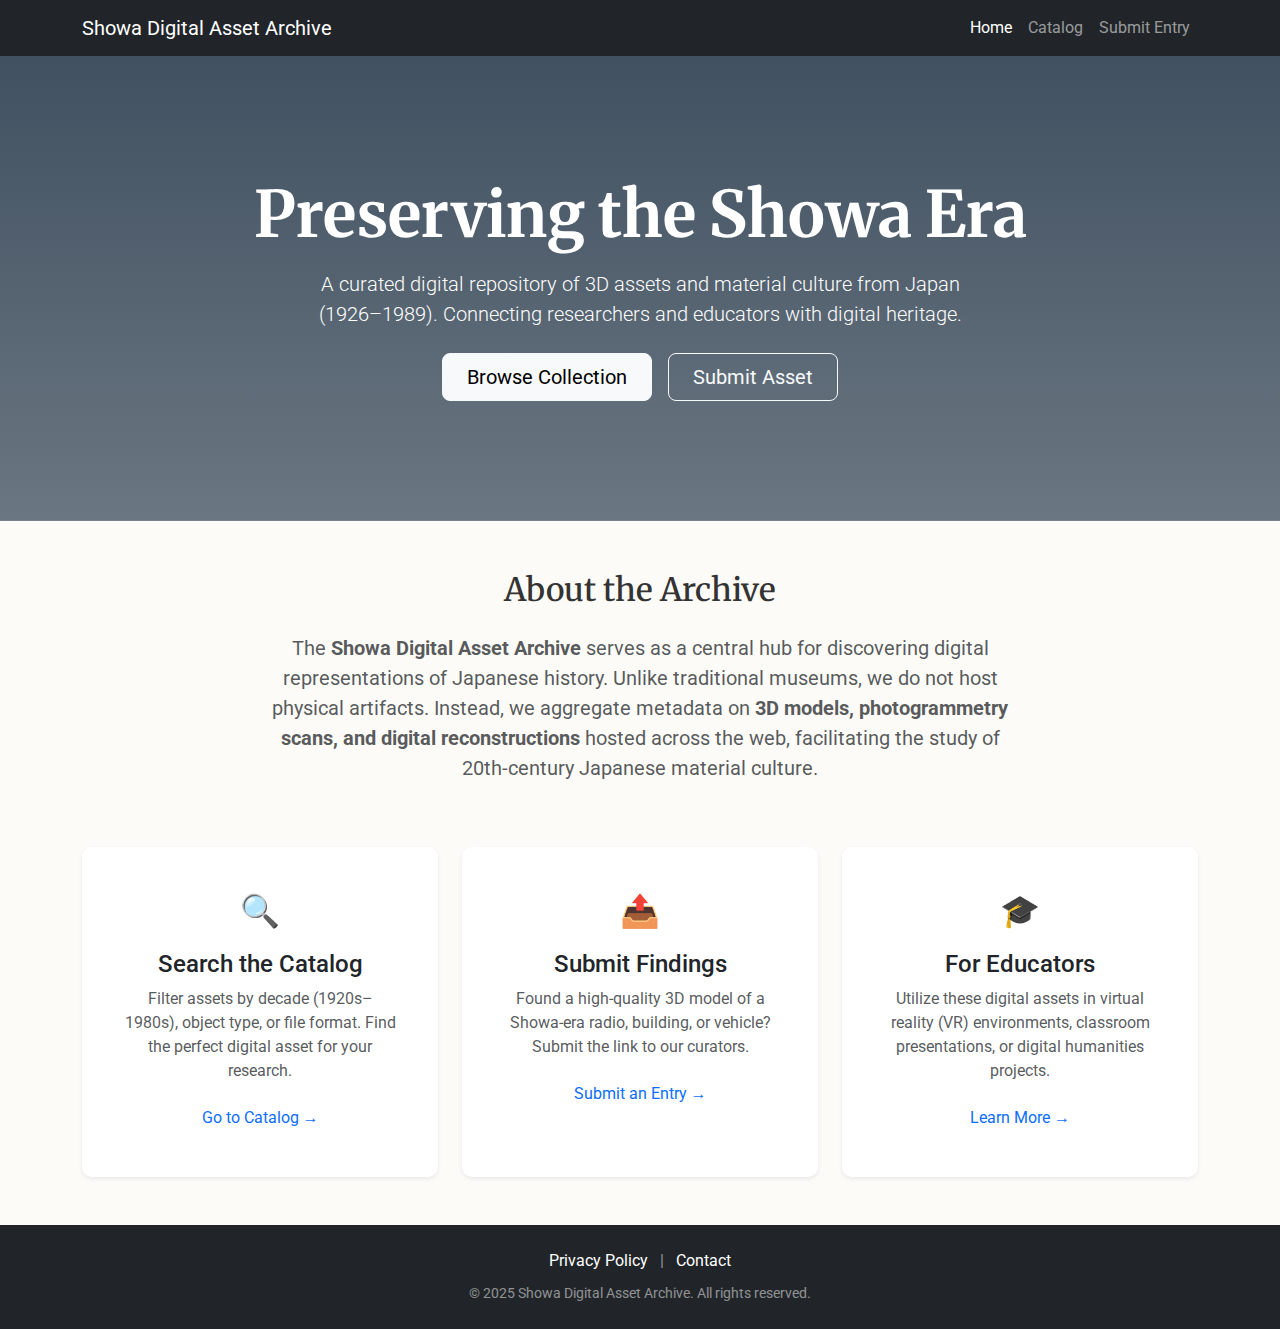
<file: index.html>
<!DOCTYPE html>
<html lang="en">
<head>
    <meta charset="UTF-8">
    <meta name="viewport" content="width=device-width, initial-scale=1.0">
    <title>Showa Digital Asset Archive</title>
    <link href="https://cdn.jsdelivr.net/npm/bootstrap@5.3.0/dist/css/bootstrap.min.css" rel="stylesheet">
    <link href="https://fonts.googleapis.com/css2?family=Merriweather:wght@700&family=Roboto:wght@300;400;700&display=swap" rel="stylesheet">
    
    <style>
        body {
            background-color: #fdfbf7;
            font-family: 'Roboto', sans-serif;
            color: #333;
        }
        h1, h2, h3 {
            font-family: 'Merriweather', serif;
        }
        /* Hero Section with a Gradient Overlay (Replace url() with a real image later if desired) */
        .hero-section {
            background: linear-gradient(rgba(44, 62, 80, 0.9), rgba(44, 62, 80, 0.7)), url('https://upload.wikimedia.org/wikipedia/commons/thumb/6/67/Tokyo_Tower_and_Zojoji_Temple.jpg/1200px-Tokyo_Tower_and_Zojoji_Temple.jpg');
            background-size: cover;
            background-position: center;
            color: white;
            padding: 120px 0;
            margin-bottom: 50px;
        }
        .feature-card {
            transition: transform 0.3s ease;
            border: none;
            border-radius: 10px;
        }
        .feature-card:hover {
            transform: translateY(-5px);
        }
        .icon-box {
            font-size: 2rem;
            color: #c0392b; /* Muted Red */
            margin-bottom: 15px;
        }
    </style>
</head>
<body>

    <nav class="navbar navbar-expand-lg navbar-dark bg-dark sticky-top">
        <div class="container">
            <a class="navbar-brand" href="index.html">Showa Digital Asset Archive</a>
            <button class="navbar-toggler" type="button" data-bs-toggle="collapse" data-bs-target="#navbarNav">
                <span class="navbar-toggler-icon"></span>
            </button>
            <div class="collapse navbar-collapse" id="navbarNav">
                <ul class="navbar-nav ms-auto">
                    <li class="nav-item"><a class="nav-link active" href="index.html">Home</a></li>
                    <li class="nav-item"><a class="nav-link" href="catalog.html">Catalog</a></li>
                    <li class="nav-item"><a class="nav-link" href="submit.html">Submit Entry</a></li>
                </ul>
            </div>
        </div>
    </nav>

    <header class="hero-section text-center">
        <div class="container">
            <h1 class="display-3 fw-bold mb-3">Preserving the Showa Era</h1>
            <p class="lead mb-4 mx-auto" style="max-width: 700px;">
                A curated digital repository of 3D assets and material culture from Japan (1926–1989).
                Connecting researchers and educators with digital heritage.
            </p>
            <div class="d-flex justify-content-center gap-3">
                <a href="catalog.html" class="btn btn-light btn-lg px-4">Browse Collection</a>
                <a href="submit.html" class="btn btn-outline-light btn-lg px-4">Submit Asset</a>
            </div>
        </div>
    </header>

    <div class="container mb-5">
        <div class="row align-items-center">
            <div class="col-lg-8 mx-auto text-center">
                <h2 class="mb-4">About the Archive</h2>
                <p class="text-muted fs-5">
                    The <strong>Showa Digital Asset Archive</strong> serves as a central hub for discovering digital representations of Japanese history. 
                    Unlike traditional museums, we do not host physical artifacts. Instead, we aggregate metadata on <strong>3D models, photogrammetry scans, and digital reconstructions</strong> 
                    hosted across the web, facilitating the study of 20th-century Japanese material culture.
                </p>
            </div>
        </div>
    </div>

    <div class="container mb-5">
        <div class="row g-4">
            
            <div class="col-md-4">
                <div class="card feature-card h-100 shadow-sm p-4 text-center">
                    <div class="card-body">
                        <div class="icon-box">🔍</div>
                        <h4 class="card-title">Search the Catalog</h4>
                        <p class="card-text text-muted">
                            Filter assets by decade (1920s–1980s), object type, or file format. Find the perfect digital asset for your research.
                        </p>
                        <a href="catalog.html" class="btn btn-link text-decoration-none">Go to Catalog &rarr;</a>
                    </div>
                </div>
            </div>

            <div class="col-md-4">
                <div class="card feature-card h-100 shadow-sm p-4 text-center">
                    <div class="card-body">
                        <div class="icon-box">📤</div>
                        <h4 class="card-title">Submit Findings</h4>
                        <p class="card-text text-muted">
                            Found a high-quality 3D model of a Showa-era radio, building, or vehicle? Submit the link to our curators.
                        </p>
                        <a href="submit.html" class="btn btn-link text-decoration-none">Submit an Entry &rarr;</a>
                    </div>
                </div>
            </div>

            <div class="col-md-4">
                <div class="card feature-card h-100 shadow-sm p-4 text-center">
                    <div class="card-body">
                        <div class="icon-box">🎓</div>
                        <h4 class="card-title">For Educators</h4>
                        <p class="card-text text-muted">
                            Utilize these digital assets in virtual reality (VR) environments, classroom presentations, or digital humanities projects.
                        </p>
                        <a href="#" class="btn btn-link text-decoration-none">Learn More &rarr;</a>
                    </div>
                </div>
            </div>

        </div>
    </div>

    <footer class="bg-dark text-light py-4 mt-auto">
        <div class="container text-center">
            <div class="mb-2">
                <a href="#" class="text-white text-decoration-none mx-2">Privacy Policy</a>
                <span class="text-white-50">|</span>
                <a href="#" class="text-white text-decoration-none mx-2">Contact</a>
            </div>
            <small class="text-white-50">&copy; 2025 Showa Digital Asset Archive. All rights reserved.</small>
        </div>
    </footer>

    <script src="https://cdn.jsdelivr.net/npm/bootstrap@5.3.0/dist/js/bootstrap.bundle.min.js"></script>
</body>
</html>
</file>
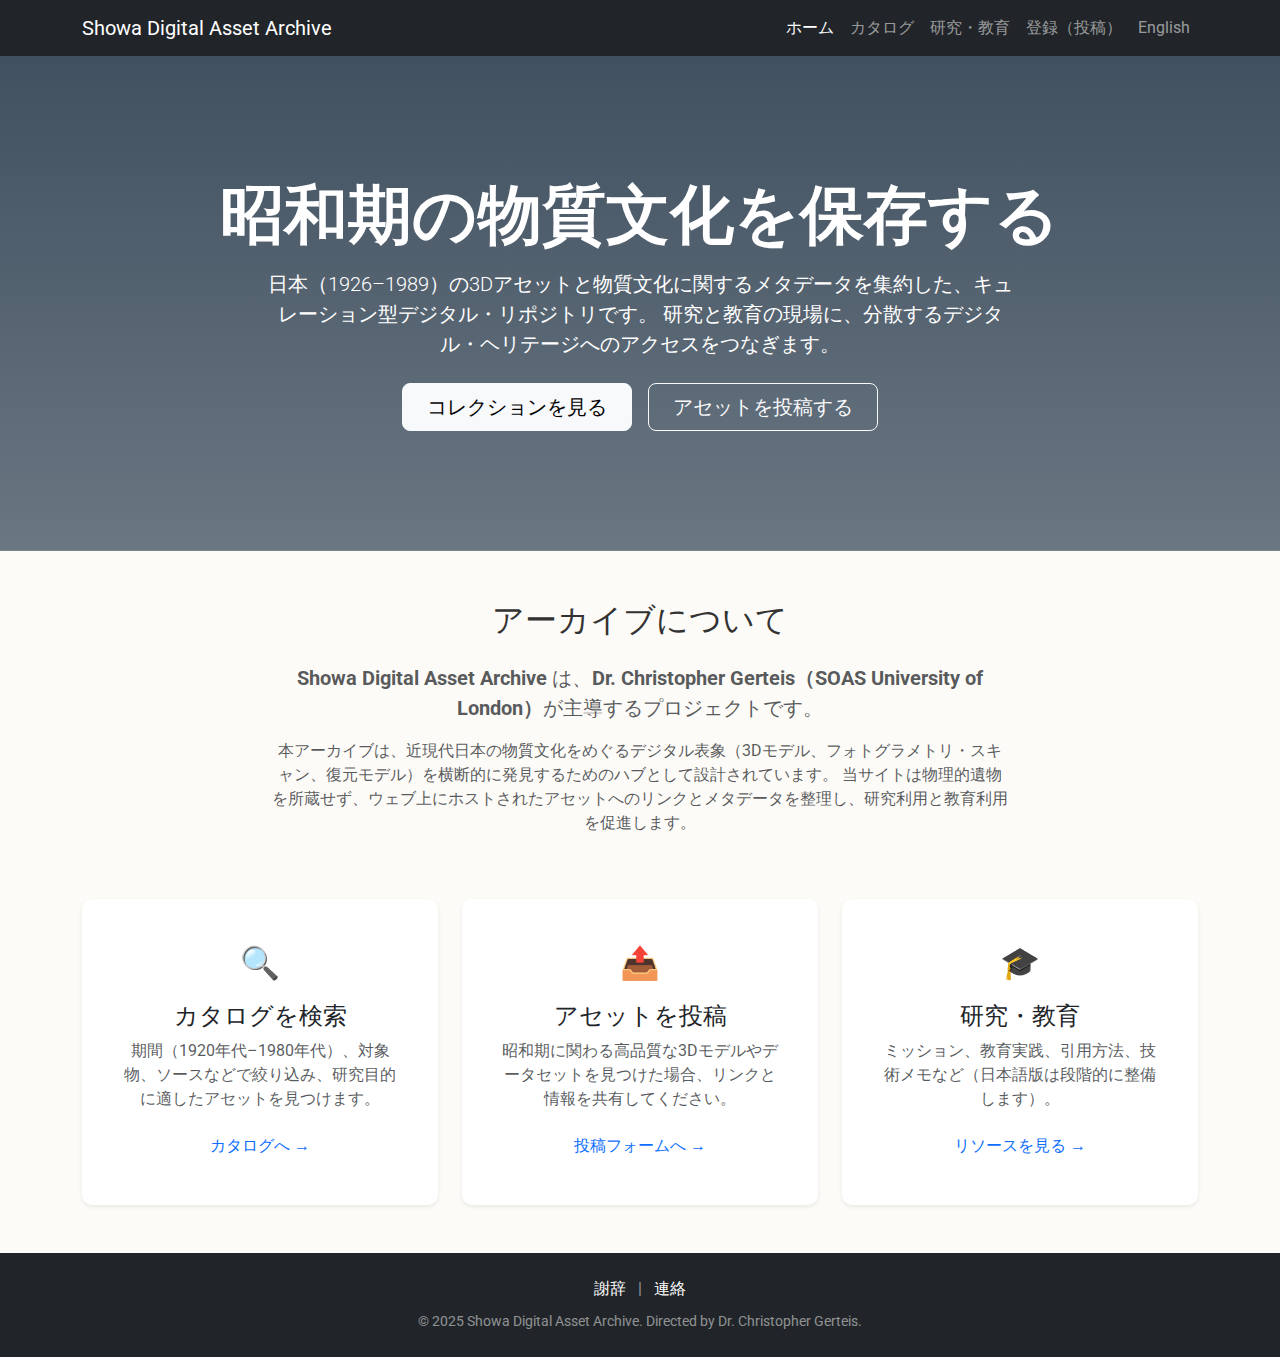
<file: ja/index.html>
<!DOCTYPE html>
<html lang="ja">
<head>
    <meta charset="UTF-8">
    <meta name="viewport" content="width=device-width, initial-scale=1.0">
    <title>Showa Digital Asset Archive（日本語）</title>

    <link rel="alternate" hreflang="en" href="../index.html">
    <link rel="alternate" hreflang="ja" href="index.html">

    <link href="https://cdn.jsdelivr.net/npm/bootstrap@5.3.0/dist/css/bootstrap.min.css" rel="stylesheet">
    <link href="https://fonts.googleapis.com/css2?family=Merriweather:wght@700&family=Roboto:wght@300;400;700&display=swap" rel="stylesheet">

    <style>
        body { background-color: #fdfbf7; font-family: 'Roboto', sans-serif; color: #333; }
        h1, h2, h3 { font-family: 'Merriweather', serif; }
        .hero-section {
            background: linear-gradient(rgba(44, 62, 80, 0.9), rgba(44, 62, 80, 0.7)), url('https://upload.wikimedia.org/wikipedia/commons/thumb/6/67/Tokyo_Tower_and_Zojoji_Temple.jpg/1200px-Tokyo_Tower_and_Zojoji_Temple.jpg');
            background-size: cover; background-position: center; color: white; padding: 120px 0; margin-bottom: 50px;
        }
        .feature-card { transition: transform 0.3s ease; border: none; border-radius: 10px; }
        .feature-card:hover { transform: translateY(-5px); }
        .icon-box { font-size: 2rem; color: #c0392b; margin-bottom: 15px; }
    </style>
</head>
<body>

    <nav class="navbar navbar-expand-lg navbar-dark bg-dark sticky-top">
        <div class="container">
            <a class="navbar-brand" href="index.html">Showa Digital Asset Archive</a>
            <button class="navbar-toggler" type="button" data-bs-toggle="collapse" data-bs-target="#navbarNav">
                <span class="navbar-toggler-icon"></span>
            </button>
            <div class="collapse navbar-collapse" id="navbarNav">
                <ul class="navbar-nav ms-auto">
                    <li class="nav-item"><a class="nav-link active" href="index.html">ホーム</a></li>
                    <li class="nav-item"><a class="nav-link" href="catalog.html">カタログ</a></li>
                    <li class="nav-item"><a class="nav-link" href="educators.html">研究・教育</a></li>
                    <li class="nav-item"><a class="nav-link" href="submit.html">登録（投稿）</a></li>
                    <li class="nav-item"><a class="nav-link" href="../index.html">English</a></li>
                </ul>
            </div>
        </div>
    </nav>

    <header class="hero-section text-center">
        <div class="container">
            <h1 class="display-3 fw-bold mb-3">昭和期の物質文化を保存する</h1>
            <p class="lead mb-4 mx-auto" style="max-width: 760px;">
                日本（1926–1989）の3Dアセットと物質文化に関するメタデータを集約した、キュレーション型デジタル・リポジトリです。
                研究と教育の現場に、分散するデジタル・ヘリテージへのアクセスをつなぎます。
            </p>
            <div class="d-flex justify-content-center gap-3">
                <a href="catalog.html" class="btn btn-light btn-lg px-4">コレクションを見る</a>
                <a href="submit.html" class="btn btn-outline-light btn-lg px-4">アセットを投稿する</a>
            </div>
        </div>
    </header>

    <div class="container mb-5">
        <div class="row align-items-center">
            <div class="col-lg-8 mx-auto text-center">
                <h2 class="mb-4">アーカイブについて</h2>
                <p class="text-muted fs-5">
                    <strong>Showa Digital Asset Archive</strong> は、<strong>Dr. Christopher Gerteis（SOAS University of London）</strong>が主導するプロジェクトです。
                </p>
                <p class="text-muted">
                    本アーカイブは、近現代日本の物質文化をめぐるデジタル表象（3Dモデル、フォトグラメトリ・スキャン、復元モデル）を横断的に発見するためのハブとして設計されています。
                    当サイトは物理的遺物を所蔵せず、ウェブ上にホストされたアセットへのリンクとメタデータを整理し、研究利用と教育利用を促進します。
                </p>
            </div>
        </div>
    </div>

    <div class="container mb-5">
        <div class="row g-4">
            <div class="col-md-4">
                <div class="card feature-card h-100 shadow-sm p-4 text-center">
                    <div class="card-body">
                        <div class="icon-box">🔍</div>
                        <h4 class="card-title">カタログを検索</h4>
                        <p class="card-text text-muted">期間（1920年代–1980年代）、対象物、ソースなどで絞り込み、研究目的に適したアセットを見つけます。</p>
                        <a href="catalog.html" class="btn btn-link text-decoration-none">カタログへ &rarr;</a>
                    </div>
                </div>
            </div>
            <div class="col-md-4">
                <div class="card feature-card h-100 shadow-sm p-4 text-center">
                    <div class="card-body">
                        <div class="icon-box">📤</div>
                        <h4 class="card-title">アセットを投稿</h4>
                        <p class="card-text text-muted">昭和期に関わる高品質な3Dモデルやデータセットを見つけた場合、リンクと情報を共有してください。</p>
                        <a href="submit.html" class="btn btn-link text-decoration-none">投稿フォームへ &rarr;</a>
                    </div>
                </div>
            </div>
            <div class="col-md-4">
                <div class="card feature-card h-100 shadow-sm p-4 text-center">
                    <div class="card-body">
                        <div class="icon-box">🎓</div>
                        <h4 class="card-title">研究・教育</h4>
                        <p class="card-text text-muted">ミッション、教育実践、引用方法、技術メモなど（日本語版は段階的に整備します）。</p>
                        <a href="educators.html" class="btn btn-link text-decoration-none">リソースを見る &rarr;</a>
                    </div>
                </div>
            </div>
        </div>
    </div>

    <footer class="bg-dark text-light py-4 mt-auto">
        <div class="container text-center">
            <div class="mb-2">
                <a href="acknowledgments.html" class="text-white text-decoration-none mx-2">謝辞</a>
                <span class="text-white-50">|</span>
                <a href="#" class="text-white text-decoration-none mx-2">連絡</a>
            </div>
            <small class="text-white-50">&copy; 2025 Showa Digital Asset Archive. Directed by Dr. Christopher Gerteis.</small>
        </div>
    </footer>

    <script src="https://cdn.jsdelivr.net/npm/bootstrap@5.3.0/dist/js/bootstrap.bundle.min.js"></script>
</body>
</html>
</file>
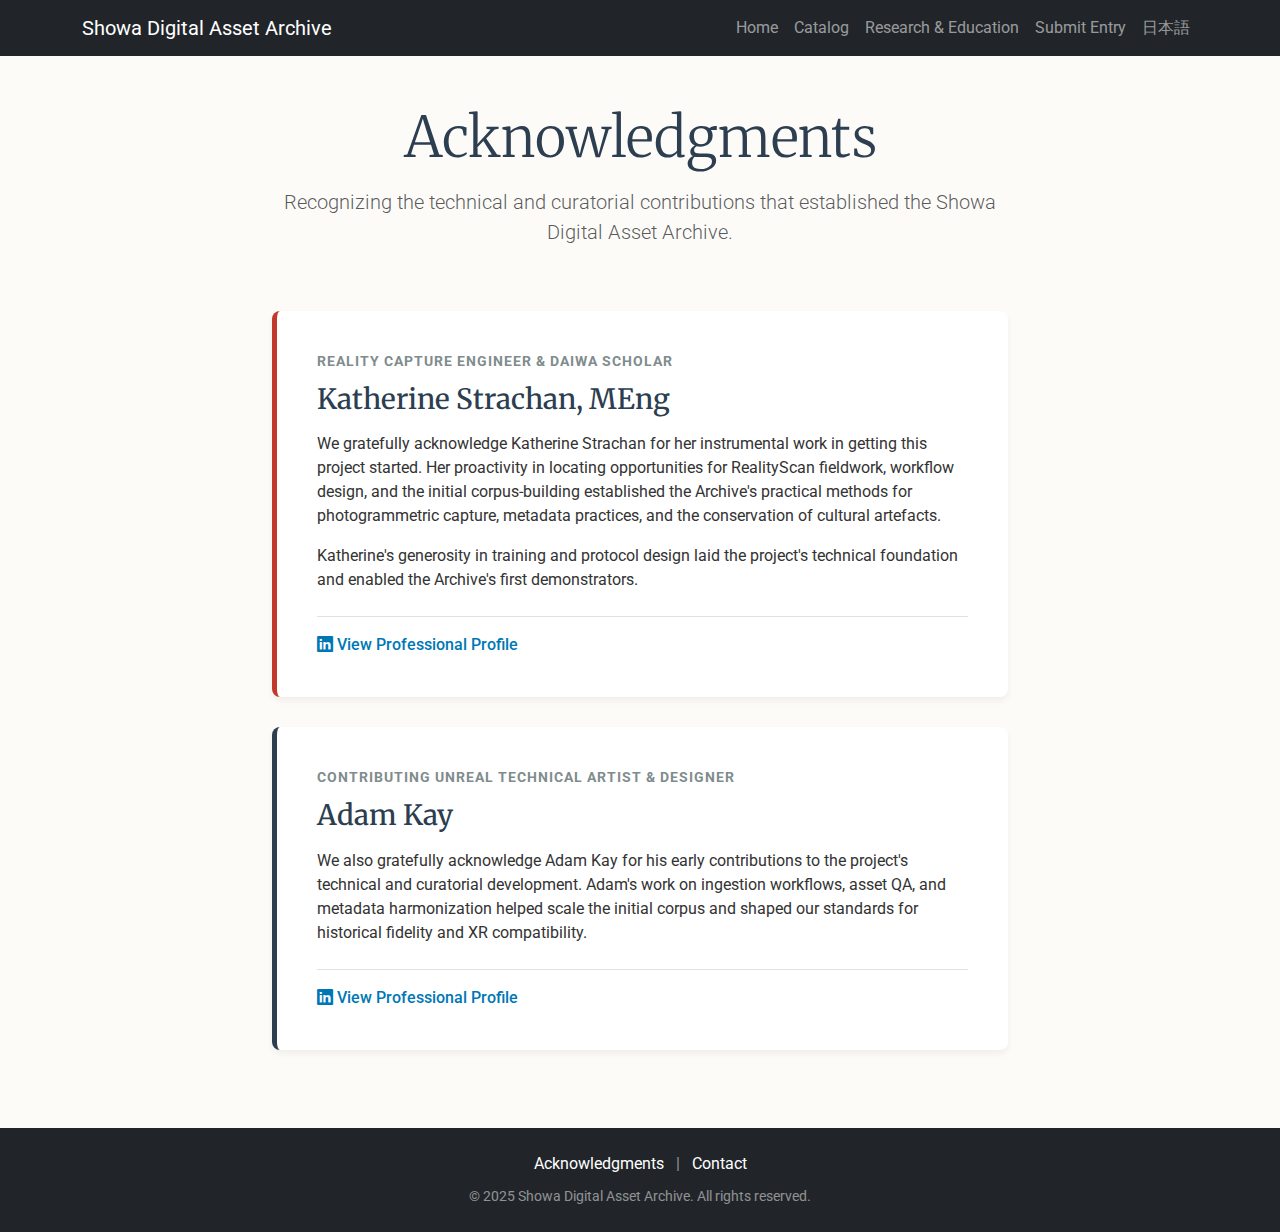
<file: acknowledgments.html>
<!DOCTYPE html>
<html lang="en">
<head>
    <meta charset="UTF-8">
    <meta name="viewport" content="width=device-width, initial-scale=1.0">
    <title>Acknowledgments | Showa Digital Archive</title>

    <link rel="alternate" hreflang="en" href="https://ckgerteis.github.io/showa-digital-asset-archive/acknowledgments.html">
    <link rel="alternate" hreflang="ja" href="https://ckgerteis.github.io/showa-digital-asset-archive/ja/acknowledgments.html">
    <link rel="alternate" hreflang="x-default" href="https://ckgerteis.github.io/showa-digital-asset-archive/acknowledgments.html">

    <link href="https://cdn.jsdelivr.net/npm/bootstrap@5.3.0/dist/css/bootstrap.min.css" rel="stylesheet">
    <link href="https://fonts.googleapis.com/css2?family=Merriweather:wght@700&family=Roboto:wght@300;400;700&display=swap" rel="stylesheet">
    <link rel="stylesheet" href="https://cdn.jsdelivr.net/npm/bootstrap-icons@1.10.0/font/bootstrap-icons.css">
    
    <style>
        body { background-color: #fdfbf7; font-family: 'Roboto', sans-serif; color: #333; }
        h1, h2, h3 { font-family: 'Merriweather', serif; color: #2c3e50; }
        .content-box {
            background: white; padding: 40px; border-radius: 8px;
            box-shadow: 0 4px 6px rgba(0,0,0,0.05); margin-bottom: 30px;
            border-left: 5px solid #c0392b; 
        }
        .role-badge { font-size: 0.9rem; text-transform: uppercase; letter-spacing: 1px; color: #7f8c8d; font-weight: 700; margin-bottom: 10px; display: block; }
        .profile-link { text-decoration: none; color: #0077b5; font-weight: 500; }
        .profile-link:hover { text-decoration: underline; }
    </style>
</head>
<body>
    <nav class="navbar navbar-expand-lg navbar-dark bg-dark mb-5">
        <div class="container">
            <a class="navbar-brand" href="index.html">Showa Digital Asset Archive</a>
            <button class="navbar-toggler" type="button" data-bs-toggle="collapse" data-bs-target="#navbarNav">
                <span class="navbar-toggler-icon"></span>
            </button>
            <div class="collapse navbar-collapse" id="navbarNav">
                <ul class="navbar-nav ms-auto">
                    <li class="nav-item"><a class="nav-link" href="index.html">Home</a></li>
                    <li class="nav-item"><a class="nav-link" href="catalog.html">Catalog</a></li>
                    <li class="nav-item"><a class="nav-link" href="educators.html">Research & Education</a></li>
                    <li class="nav-item"><a class="nav-link" href="submit.html">Submit Entry</a></li>
                    <li class="nav-item"><a class="nav-link" href="ja/acknowledgments.html" lang="ja">日本語</a></li>
                </ul>
            </div>
        </div>
    </nav>

    <div class="container pb-5">
        <div class="row mb-5">
            <div class="col-lg-8 mx-auto text-center">
                <h1 class="display-4 mb-3">Acknowledgments</h1>
                <p class="lead text-muted">Recognizing the technical and curatorial contributions that established the Showa Digital Asset Archive.</p>
            </div>
        </div>

        <div class="row justify-content-center">
            <div class="col-lg-8">
                <div class="content-box">
                    <span class="role-badge">Reality Capture Engineer & Daiwa Scholar</span>
                    <h3>Katherine Strachan, MEng</h3>
                    <p class="mt-3">We gratefully acknowledge Katherine Strachan for her instrumental work in getting this project started. Her proactivity in locating opportunities for RealityScan fieldwork, workflow design, and the initial corpus-building established the Archive's practical methods for photogrammetric capture, metadata practices, and the conservation of cultural artefacts.</p>
                    <p>Katherine's generosity in training and protocol design laid the project's technical foundation and enabled the Archive's first demonstrators.</p>
                    <div class="mt-4 pt-3 border-top">
                        <a href="https://www.linkedin.com/in/katherine-strachan-8abb1715b/" target="_blank" class="profile-link"><i class="bi bi-linkedin"></i> View Professional Profile</a>
                    </div>
                </div>

                <div class="content-box" style="border-left-color: #2c3e50;">
                    <span class="role-badge">Contributing Unreal Technical Artist & Designer</span>
                    <h3>Adam Kay</h3>
                    <p class="mt-3">We also gratefully acknowledge Adam Kay for his early contributions to the project's technical and curatorial development. Adam's work on ingestion workflows, asset QA, and metadata harmonization helped scale the initial corpus and shaped our standards for historical fidelity and XR compatibility.</p>
                    <div class="mt-4 pt-3 border-top">
                        <a href="https://www.linkedin.com/in/adam-kay-a556361ab/" target="_blank" class="profile-link"><i class="bi bi-linkedin"></i> View Professional Profile</a>
                    </div>
                </div>
            </div>
        </div>
    </div>

    <footer class="bg-dark text-light py-4 mt-auto">
        <div class="container text-center">
            <div class="mb-2">
                <a href="acknowledgments.html" class="text-white text-decoration-none mx-2">Acknowledgments</a>
                <span class="text-white-50">|</span>
                <a href="#" class="text-white text-decoration-none mx-2">Contact</a>
            </div>
            <small class="text-white-50">&copy; 2025 Showa Digital Asset Archive. All rights reserved.</small>
        </div>
    </footer>
    <script src="https://cdn.jsdelivr.net/npm/bootstrap@5.3.0/dist/js/bootstrap.bundle.min.js"></script>
</body>
</html>
</file>
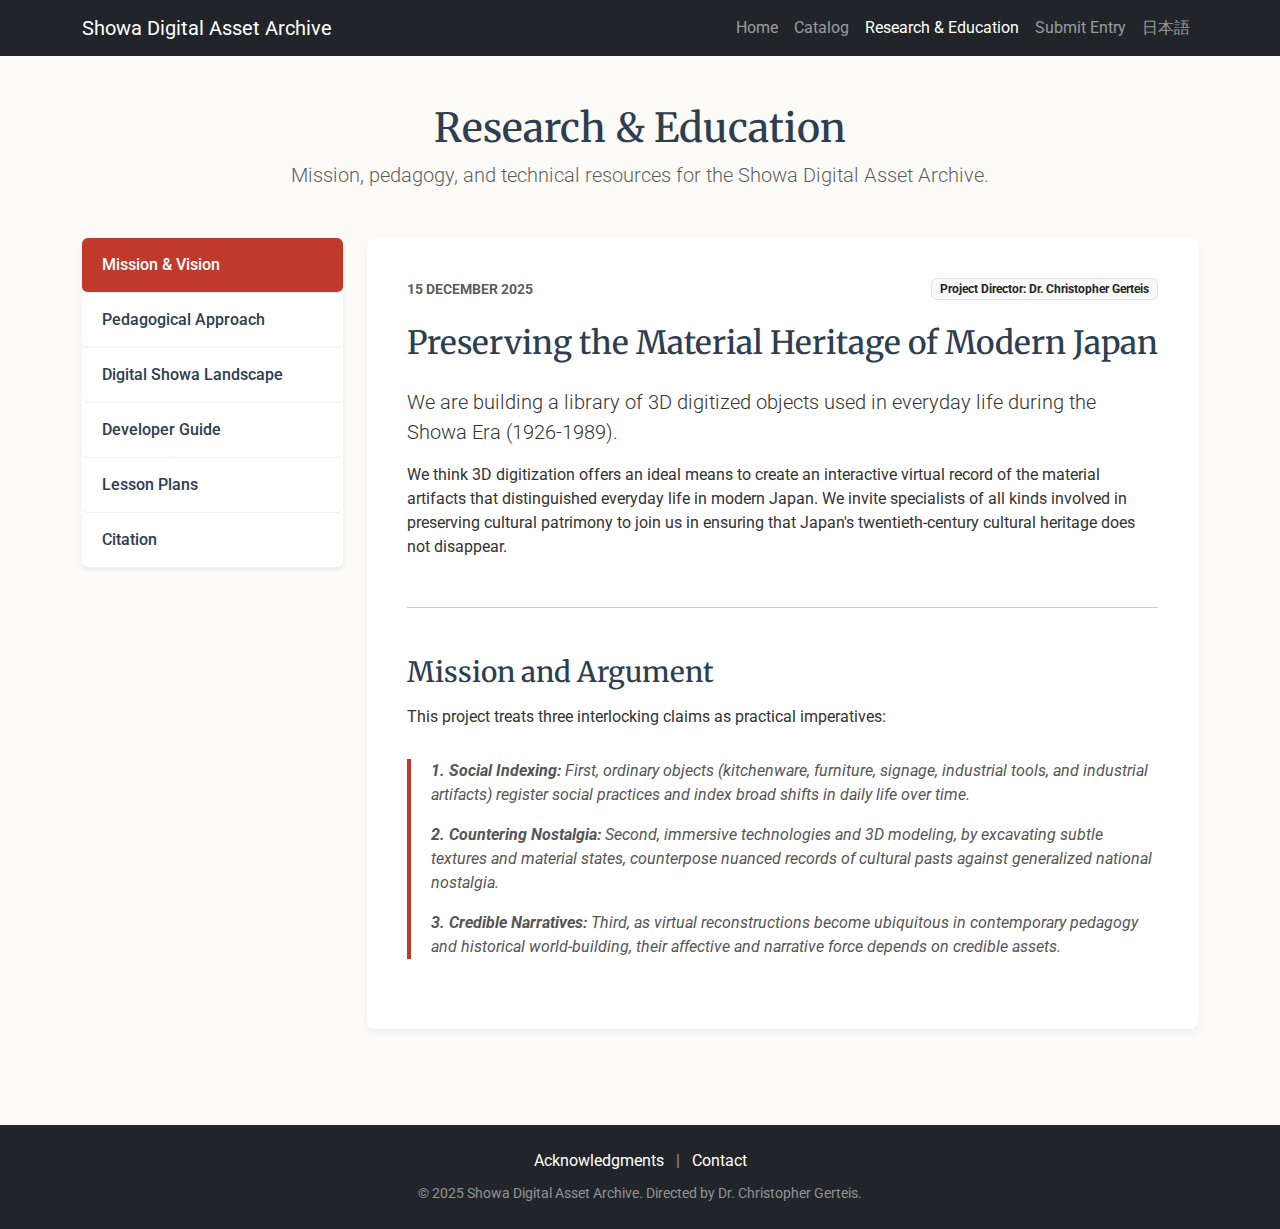
<file: educators.html>
<!DOCTYPE html>
<html lang="en">
<head>
    <meta charset="UTF-8">
    <meta name="viewport" content="width=device-width, initial-scale=1.0">
    <title>Research & Education | Showa Digital Archive</title>

    <link rel="alternate" hreflang="en" href="https://ckgerteis.github.io/showa-digital-asset-archive/educators.html">
    <link rel="alternate" hreflang="ja" href="https://ckgerteis.github.io/showa-digital-asset-archive/ja/educators.html">
    <link rel="alternate" hreflang="x-default" href="https://ckgerteis.github.io/showa-digital-asset-archive/educators.html">

    <link href="https://cdn.jsdelivr.net/npm/bootstrap@5.3.0/dist/css/bootstrap.min.css" rel="stylesheet">
    <link href="https://fonts.googleapis.com/css2?family=Merriweather:wght@300;700&family=Roboto:wght@300;400;700&display=swap" rel="stylesheet">

    <style>
        body { background-color: #fdfbf7; font-family: 'Roboto', sans-serif; color: #333; }
        h1, h2, h3, h4 { font-family: 'Merriweather', serif; color: #2c3e50; }
        .nav-pills .nav-link.active { background-color: #c0392b; }
        .nav-pills .nav-link { color: #2c3e50; font-weight: 500; padding: 15px 20px; border-bottom: 1px solid #eee; }
        .nav-pills .nav-link:hover { background-color: #e9ecef; }
        .content-box { background: white; padding: 40px; border-radius: 8px; box-shadow: 0 4px 6px rgba(0,0,0,0.05); min-height: 600px; }
        .mission-quote { border-left: 4px solid #c0392b; padding-left: 20px; font-style: italic; color: #555; margin: 30px 0; }
        .pedagogy-step { margin-bottom: 20px; border-bottom: 1px solid #eee; padding-bottom: 20px; }
        .module { margin-bottom: 2.5rem; }
    </style>
</head>
<body>

    <nav class="navbar navbar-expand-lg navbar-dark bg-dark mb-5">
        <div class="container">
            <a class="navbar-brand" href="index.html">Showa Digital Asset Archive</a>
            <button class="navbar-toggler" type="button" data-bs-toggle="collapse" data-bs-target="#navbarNav">
                <span class="navbar-toggler-icon"></span>
            </button>
            <div class="collapse navbar-collapse" id="navbarNav">
                <ul class="navbar-nav ms-auto">
                    <li class="nav-item"><a class="nav-link" href="index.html">Home</a></li>
                    <li class="nav-item"><a class="nav-link" href="catalog.html">Catalog</a></li>
                    <li class="nav-item"><a class="nav-link active" href="educators.html">Research & Education</a></li>
                    <li class="nav-item"><a class="nav-link" href="submit.html">Submit Entry</a></li>
                    <li class="nav-item"><a class="nav-link" href="ja/educators.html" lang="ja">日本語</a></li>
                </ul>
            </div>
        </div>
    </nav>

    <div class="container pb-5">
        <div class="text-center mb-5">
            <h1>Research & Education</h1>
            <p class="lead text-muted">Mission, pedagogy, and technical resources for the Showa Digital Asset Archive.</p>
        </div>

        <div class="row">
            <div class="col-lg-3 mb-4">
                <div class="nav flex-column nav-pills shadow-sm bg-white rounded" id="v-pills-tab" role="tablist">
                    <button class="nav-link text-start active" id="v-pills-mission-tab" data-bs-toggle="pill" data-bs-target="#v-pills-mission" type="button">Mission & Vision</button>
                    <button class="nav-link text-start" id="v-pills-pedagogy-tab" data-bs-toggle="pill" data-bs-target="#v-pills-pedagogy" type="button">Pedagogical Approach</button>
                    <button class="nav-link text-start" id="v-pills-landscape-tab" data-bs-toggle="pill" data-bs-target="#v-pills-landscape" type="button">Digital Showa Landscape</button>
                    <button class="nav-link text-start" id="v-pills-tech-tab" data-bs-toggle="pill" data-bs-target="#v-pills-tech" type="button">Developer Guide</button>
                    <button class="nav-link text-start" id="v-pills-plans-tab" data-bs-toggle="pill" data-bs-target="#v-pills-plans" type="button">Lesson Plans</button>
                    <button class="nav-link text-start" id="v-pills-cite-tab" data-bs-toggle="pill" data-bs-target="#v-pills-cite" type="button">Citation</button>
                </div>
            </div>

            <div class="col-lg-9">
                <div class="tab-content" id="v-pills-tabContent">

                    <div class="tab-pane fade show active content-box" id="v-pills-mission">
                        <div class="d-flex justify-content-between align-items-center mb-4">
                            <small class="text-uppercase text-muted fw-bold">15 December 2025</small>
                            <span class="badge bg-light text-dark border">Project Director: Dr. Christopher Gerteis</span>
                        </div>

                        <h2 class="mb-4">Preserving the Material Heritage of Modern Japan</h2>
                        <p class="lead">We are building a library of 3D digitized objects used in everyday life during the Showa Era (1926-1989).</p>
                        <p>We think 3D digitization offers an ideal means to create an interactive virtual record of the material artifacts that distinguished everyday life in modern Japan. We invite specialists of all kinds involved in preserving cultural patrimony to join us in ensuring that Japan's twentieth-century cultural heritage does not disappear.</p>
                        <hr class="my-5">
                        <h3 class="mb-3">Mission and Argument</h3>
                        <p>This project treats three interlocking claims as practical imperatives:</p>
                        <div class="mission-quote">
                            <p><strong>1. Social Indexing:</strong> First, ordinary objects (kitchenware, furniture, signage, industrial tools, and industrial artifacts) register social practices and index broad shifts in daily life over time.</p>
                            <p><strong>2. Countering Nostalgia:</strong> Second, immersive technologies and 3D modeling, by excavating subtle textures and material states, counterpose nuanced records of cultural pasts against generalized national nostalgia.</p>
                            <p><strong>3. Credible Narratives:</strong> Third, as virtual reconstructions become ubiquitous in contemporary pedagogy and historical world-building, their affective and narrative force depends on credible assets.</p>
                        </div>
                    </div>

                    <!-- UPDATED PEDAGOGY TAB -->
                    <div class="tab-pane fade content-box" id="v-pills-pedagogy">
                        <h2 class="mb-4">Teaching Material Culture Digitally</h2>
                        <p class="lead">Material culture is not “background” to history. It is a primary archive of practice: how bodies moved, what infrastructures demanded, what kinds of labor were assumed, and how designs stabilized (or disrupted) social expectations in everyday life.</p>

                        <p>In a digital archive, 3D surrogates function as primary sources that can be handled without damage. The point is not only realism. It is method. Students can isolate components, compare variants, measure proportion, and argue from wear, assembly, and ergonomics in ways that a still photograph rarely permits.</p>

                        <hr class="my-4">

                        <h3 class="mb-3">Why 3D?</h3>

                        <div class="pedagogy-step">
                            <h5>1. Scale, posture, and the built environment</h5>
                            <p><strong>Concept:</strong> Domestic space is a technology of the body. Floor-sitting, storage patterns, thresholds, and circulation routes index lived constraints and social norms.</p>
                            <p><strong>Application:</strong> Start from a spatial component rather than an “iconic object.” Use a tatami-room interior as a measuring device for postwar domestic life: students can infer circulation paths, storage logics, and the relationship between furniture height and posture by working inside a modeled room rather than looking at it from outside. Pair a room model with a standardized tatami unit to make the argument legible as proportion and habit, not atmosphere.</p>
                            <ul class="mb-0">
                                <li><a href="https://sketchfab.com/3d-models/traditional-japanese-house-tatami-05364405365548658660306263306636" target="_blank" rel="noopener">Traditional Japanese House | Tatami Room (skf-0035)</a></li>
                                <li><a href="https://sketchfab.com/3d-models/tatami-mat-6111f3f7d4894b419bc1334d14b450ed" target="_blank" rel="noopener">Tatami Mat (skf-0058)</a></li>
                            </ul>
                        </div>

                        <div class="pedagogy-step">
                            <h5>2. Design history, materials, and industrial time</h5>
                            <p><strong>Concept:</strong> Showa design history is not a simple story of “traditional to modern.” It is an uneven overlay of craft, mass production, corporate branding, and export logics that reorganized domestic life and taste.</p>
                            <p><strong>Application:</strong> Ask students to compare a storage cabinet associated with long-lived carpentry practices to an industrially standardized, globally circulating consumer object. Treat the comparison as an argument about materials, production, and social circulation: what kinds of labor become visible or invisible, what kinds of maintenance are expected, what kind of space each object presumes, and how branding changes the object’s social life.</p>
                            <ul class="mb-0">
                                <li><a href="https://sketchfab.com/3d-models/japanese-chest-tansu-b8733220023640209670737303030206" target="_blank" rel="noopener">Japanese Chest (Tansu) (skf-0004)</a></li>
                                <li><a href="https://sketchfab.com/3d-models/kikkoman-soy-sauce-d9f7418ef42a4876a0a7f8c1fa7996ea" target="_blank" rel="noopener">Kikkoman Soy Sauce Bottle (skf-0016)</a></li>
                            </ul>
                        </div>

                        <div class="pedagogy-step">
                            <h5>3. Infrastructures of work, risk, and repair</h5>
                            <p><strong>Concept:</strong> “Everyday life” includes industrial time, workplace risk, and the designed management of safety. Objects of work are often the clearest index of how institutions governed bodies and extracted labor.</p>
                            <p><strong>Application:</strong> Use a safety artifact as a gateway to discuss labor regimes rather than treating it as a prop. Students can write object biographies that include manufacture, institutional adoption, maintenance, and the politics of risk. The point is to connect form to governance: what the object assumes about accidents, accountability, and worker visibility.</p>
                            <ul class="mb-0">
                                <li><a href="https://sketchfab.com/3d-models/work-helmet-3a90b5f021604be18c26d67e4bef53b8" target="_blank" rel="noopener">Work Helmet (skf-0036)</a></li>
                            </ul>
                        </div>

                        <div class="mt-5 p-4 bg-light rounded border">
                            <h4>Classroom Methodology: “Reading” an Object</h4>
                            <p>We recommend adapting Jules Prown’s descriptive sequence, with an added design-and-ethics step appropriate to 3D assets:</p>
                            <ol class="mb-0">
                                <li class="mb-2"><strong>Description:</strong> What is observable (materials, joins, geometry, wear, scale cues). Require claims to be anchored in visible evidence.</li>
                                <li class="mb-2"><strong>Deduction:</strong> What kinds of bodily movement does the object demand or discourage (posture, grip, reach, maintenance).</li>
                                <li class="mb-2"><strong>Contextualization:</strong> Where does the object sit in Showa time (policy, infrastructure, household economy, labor regime, consumption).</li>
                                <li class="mb-0"><strong>Design-and-ethics check:</strong> If you deploy this asset in a game, VR exhibit, or heritage simulation, what claims are you making, what are you erasing, and what responsibilities follow from that use.</li>
                            </ol>
                            <p class="mt-3 mb-0">For more examples, encourage students to browse the <a href="catalog.html">Catalog</a>, then propose additions or variants (the archive grows through comparative sets, not single “representative” objects).</p>
                        </div>
                    </div>

                    <div class="tab-pane fade content-box" id="v-pills-landscape">
                        <h2 class="mb-4">Digital Representations of the Showa Era in Heritage and Entertainment</h2>
                        <p class="lead">From virtual museums to video games, the Showa period (1926–1989) lives on vibrantly in digital form across heritage preservation and entertainment platforms worldwide.</p>

                        <hr class="my-5">

                        <h3 class="mb-4">Educational and Archival Digital Projects Preserving the Showa Era</h3>
                        <p>Digital technology has enabled museums and archives to recreate and preserve the Showa period in immersive ways. Japanese institutions have been at the forefront of digitizing Showa-era artifacts and environments:</p>

                        <div class="mb-4">
                            <h5><strong><a href="https://www.showakan.go.jp/vr-showakan/" target="_blank">National Showa Memorial Museum (Showa-kan)</a></strong></h5>
                            <p>A Tokyo museum dedicated to the everyday life and hardships of Japanese civilians during and after WWII (the early Showa years). The Showa-kan offers a "Virtual Showa-kan" tour with 360° panoramic imagery of its 6th and 7th floor exhibits exploring daily life in this tragic period. The emphasis is on preserving memories of wartime suffering and survival rather than on military history, aligning with the museum's mission of conveying civilian experiences.</p>
                        </div>

                        <div class="mb-4">
                            <h5><strong><a href="https://matsudo-digital-museum.jp/en/special/vr/" target="_blank">Matsudo Digital Museum – Tokiwadaira Danchi VR Tour</a></strong></h5>
                            <p>In Chiba, the Matsudo City Museum has created a virtual tour called "Birth of the Tokiwadaira Housing Complex." This VR experience reconstructs a 1962 middle-class apartment (<em>danchi</em>) unit, fully furnished with period-appropriate appliances and décor. It portrays the life of a family headed by a Tokyo commuter in the early 1960s, complete with the "latest conveniences" of the time. Through photogrammetry and 3D modeling, visitors can immerse themselves in the layout and objects of a typical Showa-era household, illustrating how Japan's postwar modernity entered everyday domestic life.</p>
                        </div>

                        <div class="mb-4">
                            <h5><strong><a href="https://www.makuake.com/project/1964tokyo-vr/" target="_blank">1964 Tokyo VR "Time Machine" Project</a></strong></h5>
                            <p>A crowdsourced initiative (launched in 2018 via Makuake crowdfunding) aimed to virtually reconstruct Tokyo as it was around the time of the 1964 Olympics. Developers are using thousands of found photographs from the 1954–1974 period to build a 3D cityscape of 1964 Tokyo. Participants (including major partners like NHK and Sony) contribute images and memories, which are then stitched into a VR urban diorama. The goal is to create a "time machine" experience where users can walk through Tokyo's Showa-era streets, recognizing landmarks like newly built highways and Olympic venues.</p>
                        </div>

                        <div class="mb-4">
                            <h5><strong><a href="http://www.arc.ritsumei.ac.jp/en/index.html" target="_blank">Virtual Kyoto – 4D Historical GIS</a></strong></h5>
                            <p>At <a href="http://www.arc.ritsumei.ac.jp/en/index.html" target="_blank">Ritsumeikan University</a>, researchers have developed Virtual Kyoto, a digital museum that recreates Kyoto's cityscape across time. The project adds a time dimension to the 3D model: aerial photographs from the Showa period (mid-20th century) and old maps are integrated to rebuild Kyoto's past landscapes in a "4D" GIS environment. By overlaying 1940s aerial images with modern topography, Virtual Kyoto can simulate how neighborhoods looked in different eras, allowing viewers to toggle between present-day and mid-1900s views.</p>
                        </div>

                        <div class="mb-4">
                            <h5><strong><a href="https://mori-m-foundation.or.jp/english/ius2/timemachine_project2/index.shtml" target="_blank">Tokyo Time Machine Project – Ginza VR</a></strong></h5>
                            <p>The <a href="https://mori-m-foundation.or.jp/english/ius2/timemachine_project2/index.shtml" target="_blank">Mori Memorial Foundation</a>'s urban lab created this project as an immersive VR tour through time. Its first installment recreates Tokyo's iconic Ginza 4-chome intersection in three eras – the Edo period (1850), Meiji period (1910), and Showa period (circa 1940) – as a seamless virtual environment. Based on detailed historical research using maps, photographs, and documents, the Ginza VR lets users "time-travel" to a bustling Ginza street corner in 1940, seeing period-accurate buildings, transportation (streetcars, early automobiles), signage, and even fashions on virtual pedestrians. The online experience launched in 2021, allowing global audiences to explore Ginza's transformation.</p>
                        </div>

                        <div class="mb-4">
                            <h5><strong><a href="https://www.hiroshimacvb.jp/en/unique-experience/experience/2386.html" target="_blank">Hiroshima Reconstruction VR (Peace Park Tour VR)</a></strong></h5>
                            <p>In the context of war memorialization, Hiroshima has adopted VR to preserve memory. A collaborative project by Fujita Co. and the University of Tokyo developed an <a href="https://hiroshima-resthouse.com/tour/vrtour" target="_blank">80-minute VR tour</a> that recreates Hiroshima's city center on August 6, 1945, before and after the atomic bombing. Users wearing a headset can stand on a lively Hiroshima street on the clear morning of August 6, 1945, and then witness the flash of the bomb and the utter devastation that followed. The simulation is informed by survivor testimonies and historical photographs. This VR content is offered as "Peace Park VR" tours in Hiroshima and provided to schools and museums for peace education, using digital reconstruction to vividly convey the trauma of war.</p>
                        </div>

                        <div class="mb-4">
                            <h5><strong>Modern Japan Digital Artifact Library (Hashima XR Project)</strong></h5>
                            <p>An international academic effort spearheaded by historian Christopher Gerteis, this project focuses on 3D digitization of everyday objects from the Showa era. The team is building a library of high-fidelity 3D models of material culture used in Japanese daily life between 1925 and 1989. Using techniques like laser scanning and photogrammetry (including Apple's LiDAR “RealityScan” for quick captures), they have begun preserving artifacts ranging from household appliances and electronics to toys and personal items of the era. By scanning these objects and hosting them on platforms like Sketchfab, the project not only safeguards their form and appearance but also makes them accessible globally for study and virtual exhibition. This is especially relevant for sites like Hashima Island (Gunkanjima) – a famous abandoned mining town from the Showa industrial boom – where researchers can preserve artifacts and architecture from an otherwise decaying environment.</p>
                        </div>

                        <p class="mt-5">Together, these examples illustrate a range of heritage approaches: from virtual museums and city "time machines" to photogrammetric archives. Both Japanese and international projects converge on key goals: preserving the memory of the Showa era's events, architecture, and daily life through immersive technology. Crucially, many are supported by public institutions or universities, indicating a broad recognition of the value of digitally safeguarding Showa history.</p>

                        <hr class="my-5">

                        <h3 class="mb-4">Showa Era Settings in Video Games and Virtual Worlds</h3>
                        <p>Beyond the museum sphere, the Showa era has become a rich backdrop for commercial games and user-generated virtual environments. Developers and creators often tap into Showa-period settings to provide players with worlds that feel authentic or nostalgically familiar:</p>

                        <div class="mb-4">
                            <h5><strong><a href="https://ryu-ga-gotoku.com/zero-directorscut/" target="_blank">Yakuza 0</a> (Sega, 2015)</strong></h5>
                            <p>A critically acclaimed action-adventure game set in 1988, during the late Showa years at the height of Japan's "bubble economy." Yakuza 0 painstakingly recreates fictionalized Tokyo and Osaka districts based on real locations as they looked in the 80s. Neon-lit streets are filled with period-accurate shop signs, arcades, VHS rental stores, and fashion, immersing the player in the hustle of the boom era. The narrative uses this setting not just as window dressing but as plot fuel: the story centers on a real estate scramble, with criminal factions fighting over property during the Showa-era real estate bubble.</p>
                        </div>

                        <div class="mb-4">
                            <h5><strong>Shenmue (Sega, 1999)</strong></h5>
                            <p>Often regarded as a pioneer of open-world design, Shenmue is set in 1986 Yokosuka, a port city in Japan. Players explore a faithfully modeled Japanese town in the Showa 60 era, complete with a neighborhood candy shop, gacha toy machines, vintage Sega arcade games, and neighbors who follow daily routines. Shenmue's attention to mundane details (drinking soda from a vending machine, feeding a stray cat, waiting for the bus) effectively captures late-Showa everyday life.</p>
                            <p class="text-muted small mb-0">More information: <a href="https://shenmue.fandom.com/wiki/Shenmue" target="_blank">Shenmue Wiki</a>; <a href="https://www.theguardian.com/technology/2014/may/02/shenmue-sega-classic-14-years-too-late" target="_blank">The Guardian (2014)</a>; <a href="https://sesesega.hatenablog.jp/entry/shenmue" target="_blank">SeSeSega hatenablog (Japanese)</a>.</p>
                        </div>

                        <div class="mb-4">
                            <h5><strong><a href="https://en.wikipedia.org/wiki/Boku_no_Natsuyasumi" target="_blank">Boku no Natsuyasumi</a> (<a href="http://www.mkitchen.co.jp/" target="_blank">Millennium Kitchen</a>, 2000)</strong></h5>
                            <p>"My Summer Vacation" is a series of Japanese games that drop the player into the role of a young boy visiting relatives in the Japanese countryside in August 1975 (Showa 50). These games have no combat or grand conflict; instead, they simulate the nostalgic pleasures of a Showa-era childhood summer – catching cicadas, playing with water rockets, listening to evening cicada cries and distant wind chimes.</p>
                        </div>

                        <div class="mb-4">
                            <h5><strong>VRChat Worlds – User-Created Showa Environments</strong></h5>
                            <p>In the social VR platform VRChat, creators (both Japanese and international) have built numerous explorable worlds that pay homage to Showa-era settings. During <a href="https://www.v-market.work/" target="_blank">Virtual Market 2021</a>, the Japanese clothing brand BEAMS collaborated on a "Virtual Showa Asakusa" environment (promoting Netflix's <a href="https://www.netflix.com/title/81317135" target="_blank"><em>Asakusa Kid</em></a>) featuring a virtual izakaya bar and theater where avatars could perform Showa-style tap dance routines. The same retro-urban imaginary circulates through adjacent streaming nostalgia, including Netflix’s <a href="https://www.netflix.com/title/80113037" target="_blank"><em>Midnight Diner: Tokyo Stories</em></a>.</p>
                        </div>

                        <div class="mb-4">
                            <h5><strong><a href="https://store.steampowered.com/app/1687540/Showa_American_Story/" target="_blank">Showa American Story</a> (NEKCOM, in development)</strong></h5>
                            <p>An upcoming first-person action title framed as an alternate history in which late-Showa Japanese popular culture “overruns” an imagined 1980s America. We note it here primarily as a market-facing example of how Showa visual culture and material signs can be lifted as an aesthetic kit for violent spectacle, rather than handled as historically accountable heritage. In that sense, it helps clarify what this Archive is not trying to do, even as it shows one commercial path that developers may pursue when Showa-era assets become widely available.</p>
                            <p class="text-muted small mb-0"><strong>Content note:</strong> Not appropriate for all ages, and may be unsuitable for workplace viewing (Blood, Intense Violence, Partial Nudity, Sexual Themes, Strong Language, Use of Alcohol).</p>
                        </div>

                        <p class="mt-5">From big-budget console games to fan-made VR chatrooms, the Showa era provides a rich palette of settings. The careful construction of Showa-era environments (whether realistic or fantastical) can enrich the user experience, allowing entertainment products to double as cultural time capsules.</p>

                        <hr class="my-5">

                        <h3 class="mb-4">Digital Strategies and Thematic Narratives</h3>
                        <p>Across both heritage and entertainment platforms, the Showa era is brought to life through two main digital strategies: the creation of detailed 3D environments (macro-scale recreations of places) and the preservation of authentic objects or artifacts (micro-scale details). These digital assets serve as stages and props for narratives that reflect the complex history of the Showa period.</p>

                        <h5 class="mt-4"><strong>3D Scanning and Photogrammetry of Artifacts</strong></h5>
                        <p>Many projects put special focus on digital objects from the Showa era. Once digitized, these objects can be examined in virtual galleries or inserted into larger simulations. By preserving such objects, creators ensure that the textures of Showa life can be experienced by those who never lived through it.</p>

                        <h5 class="mt-4"><strong>Reconstructed Virtual Environments</strong></h5>
                        <p>Whether it's an entire city district like 1940s Ginza or a humble 1960s apartment, reconstructing environments is key to situating users in Showa contexts. These environments are often created through archival research plus modern 3D modeling.</p>

                        <h5 class="mt-4"><strong>Key Themes in Digital Showa Representations</strong></h5>
                        <ul>
                            <li><strong>Nostalgia for Everyday Life:</strong> Many projects evoke nostalgia for family, community, and the perceived "simpler times" of mid-20th-century Japan.</li>
                            <li><strong>Trauma and War Memory:</strong> Heritage digital projects tackle the trauma of Showa history using immersive tech to foster empathy and pass down lessons of history.</li>
                            <li><strong>Modernity and Rapid Change:</strong> Many representations emphasize the era's breakneck modernization, with themes of "old vs new" visible in cityscapes where skyscrapers rise next to traditional shophouses.</li>
                            <li><strong>Family and Social Structure:</strong> Digital narratives often focus on the multi-generational family, neighborhood communities, and the transition to nuclear families during the postwar boom.</li>
                        </ul>

                        <div class="mt-5 p-4 bg-light rounded border">
                            <h4>Conclusion</h4>
                            <p>From virtual museums preserving fading memories to video games resurrecting the sights and sounds of mid-20th-century Japan, the Showa era lives on vibrantly in digital form. Heritage projects lend factual depth and gravitas, ensuring virtual Showa worlds are credible and historically responsible, while entertainment projects contribute creative breadth and reach.</p>
                            <p class="mb-0">Together they form a multifaceted digital remembrance of Showa. In an age when the last generation with direct Showa memories is aging, these digital reconstructions and narratives will play an ever more important role in how the world recalls Japan's dramatic twentieth century.</p>
                        </div>
                    </div>

                    <div class="tab-pane fade content-box" id="v-pills-tech">
                        <h3>For Developers & Technical Leads</h3>
                        <p>Our archive relies on external hosting to maintain lightweight, accessible metadata. We prioritize the following standards for "Credible Assets":</p>
                        <h5 class="mt-4">1. Preferred Formats</h5>
                        <ul>
                            <li><strong>glTF / GLB:</strong> Preferred for web-readiness and PBR materials.</li>
                            <li><strong>OBJ / FBX:</strong> Accepted for archival geometry, provided textures are included.</li>
                        </ul>
                        <h5 class="mt-4">2. Viewing Standards</h5>
                        <p>Most assets in this catalog are hosted on platforms like Sketchfab or museum repositories. We utilize WebGL for browser-based inspection, allowing users to rotate, zoom, and pan without specialized software.</p>
                    </div>

                    <!-- UPDATED LESSON PLANS TAB -->
                    <div class="tab-pane fade content-box" id="v-pills-plans">
                        <h2 class="mb-4">Lesson Plans &amp; Modules</h2>

                        <p class="lead">
                            These modular lesson plans treat digital 3D assets as primary sources. The point is not simply to “decorate” a scene, but to practice historically grounded interpretation through material culture: students make explicit, testable claims about time, place, labor, and everyday life by attending to scale, wear, repair, interfaces, packaging, and spatial arrangement.
                        </p>

                        <div class="module">
                            <h4>Why this matters (humanities and design)</h4>
                            <ul>
                                <li><strong>For humanities students:</strong> the exercise trains close reading of objects as evidence. Everyday things condense policy, industry, gendered labor, and built environments, especially in the high-growth decades when domestic life was reorganized through consumer durables and new media ecologies.</li>
                                <li><strong>For design students:</strong> the exercise connects form to constraint. Students learn to explain why a given interface, footprint, material, or maintenance pattern makes sense (or does not) within a historically specific household, budget, and infrastructure.</li>
                                <li><strong>For both:</strong> the goal is to move from “plausible vibes” to <em>argued plausibility</em>: what in the object makes your period/location claim credible, and what evidence would falsify it.</li>
                            </ul>
                            <p class="mb-0">Each module below includes a core question, direct asset links, and a sequence that can be run in 50–90 minutes. Encourage students to use the <a href="catalog.html">Catalog</a> to find additional assets that strengthen or complicate their argument.</p>
                        </div>

                        <hr>

                        <div class="module">
                            <h4>Module 1: Domestic modernity and the “new middle-class home” (c. 1955–1973)</h4>
                            <p>This module uses consumer durables and domestic props to reconstruct the lived logic of high-growth household life: not only “what was owned,” but how ownership reorganized routines (food storage, family gathering, media consumption, heating).</p>

                            <p><strong>Core question:</strong> What kinds of domestic time, labor, and aspiration are being built into this room?</p>

                            <p><strong>Assets (direct links):</strong></p>
                            <ul>
                                <li><a href="https://sketchfab.com/3d-models/vintage-japanese-tv-66384232356540c1b017772863925725" target="_blank" rel="noopener">Showa Retro TV (skf-0005)</a></li>
                                <li><a href="https://sketchfab.com/3d-models/vintage-fridge-30765d86e64e487a935b399ee056b0f7" target="_blank" rel="noopener">Vintage Fridge (skf-0021)</a></li>
                                <li><a href="https://sketchfab.com/3d-models/ensemble-stereo-70a5253f8cd54d73b081027e0d43ef80" target="_blank" rel="noopener">Ensemble Stereo (skf-0012)</a></li>
                                <li><a href="https://sketchfab.com/3d-models/kotatsu-japanese-heated-table-with-blanket-cfb9685fa4c3474baf0cf203da96486b" target="_blank" rel="noopener">Kotatsu (Heated Table) (skf-0006)</a></li>
                                <li><a href="https://sketchfab.com/3d-models/kikkoman-soy-sauce-d9f7418ef42a4876a0a7f8c1fa7996ea" target="_blank" rel="noopener">Kikkoman Soy Sauce Bottle (skf-0016)</a></li>
                            </ul>

                            <p><strong>Learning objectives:</strong></p>
                            <ul>
                                <li>Practice object-based historical inference by linking visible features (materials, knobs, vents, packaging, cord logic) to a bounded time frame.</li>
                                <li>Explain how domestic infrastructure (electricity, retail distribution, housing size) shapes what “modern” ownership means in practice.</li>
                                <li>Make an argument about household labor (who does what, where, and when) using spatial placement as evidence.</li>
                            </ul>

                            <p><strong>In-class sequence (50–75 minutes):</strong></p>
                            <ol>
                                <li><strong>Observe (10 min):</strong> In pairs, list five concrete features of one object (not “retro,” but “wood cabinet,” “dial layout,” “vent placement,” “bottle geometry,” “wear pattern”).</li>
                                <li><strong>Hypothesize (10 min):</strong> For each feature, propose one historical claim it supports (period, income bracket, housing type, routine). Name one piece of counterevidence that would challenge your claim.</li>
                                <li><strong>Stage (15–25 min):</strong> Place objects into a single room (living/dining/kitchen). Justify <em>why</em> each object sits where it does (circulation, cords, heat, cleaning, social use).</li>
                                <li><strong>Argue (10–15 min):</strong> Deliver a 90-second “room argument” connecting objects to (a) media time, (b) food time, and (c) heating time.</li>
                                <li><strong>Extend (optional):</strong> Use the <a href="catalog.html">Catalog</a> to add one additional prop that <em>complicates</em> the narrative (a prewar object that persists, or an item signaling hobbyist culture).</li>
                            </ol>

                            <p><strong>Assessment prompt (short writing):</strong> Choose one object and write 250–350 words explaining how it reorganizes domestic labor or sociability. Cite at least two visible features as evidence.</p>
                        </div>

                        <hr>

                        <div class="module">
                            <h4>Module 2: Built form, interior hybridity, and everyday space</h4>
                            <p>This module treats architecture and interior components as historical arguments. Students build a small, plausible domestic space and explain how “traditional” and “modern” forms coexist in Showa-era interiors.</p>

                            <p><strong>Core question:</strong> What does this layout imply about household size, privacy, and daily routines?</p>

                            <p><strong>Assets (direct links):</strong></p>
                            <ul>
                                <li><a href="https://sketchfab.com/3d-models/kyoto-machiya-house-b5f7e6f809964590b073070857367332" target="_blank" rel="noopener">Kyoto Machiya (Traditional House) (skf-0003)</a></li>
                                <li><a href="https://sketchfab.com/3d-models/traditional-japanese-house-tatami-05364405365548658660306263306636" target="_blank" rel="noopener">Traditional Japanese House | Tatami Room (skf-0035)</a></li>
                                <li><a href="https://sketchfab.com/3d-models/japanese-wall-set-modular-wall-d41e4e8e2886456aa31c29fe47e05dce" target="_blank" rel="noopener">Japanese Wall Set (Modular Wall) (skf-0052)</a></li>
                                <li><a href="https://sketchfab.com/3d-models/japanese-room-decor-set-floor-cushion-teaset-table-8c57a3b6a9d4459191c0d62d4cdbc245" target="_blank" rel="noopener">Japanese Room Decor Set (skf-0055)</a></li>
                                <li><a href="https://sketchfab.com/3d-models/vintage-wall-clock-9f45c47493844f249514755106605030" target="_blank" rel="noopener">Vintage Wall Clock (skf-0014)</a></li>
                            </ul>

                            <p><strong>Learning objectives:</strong></p>
                            <ul>
                                <li>Understand domestic space as an archive of constraint (timber, tatami modularity, storage, shifting expectations about privacy and cleanliness).</li>
                                <li>Explain how interiors “carry” social relations (gendered work, intergenerational living, guest etiquette) through layout choices.</li>
                                <li>Translate spatial claims into concrete design decisions (room boundaries, thresholds, object placement, sightlines).</li>
                            </ul>

                            <p><strong>In-class sequence (60–90 minutes):</strong></p>
                            <ol>
                                <li><strong>Plan (10 min):</strong> Choose one scenario (single adult worker, couple with child, multigenerational household) and one setting (machiya slice, small apartment, mixed interior).</li>
                                <li><strong>Assemble (20–30 min):</strong> Build a two-room slice (tatami room plus corridor or kitchenette edge). Use walls/thresholds deliberately.</li>
                                <li><strong>Explain (15 min):</strong> Annotate the scene with 4–6 labels linking spatial features to routines (sleep storage, eating, studying, receiving guests, heating/cooling).</li>
                                <li><strong>Challenge (10–15 min):</strong> Swap scenes with another group and identify one “implausibility” and one “strong historical clue.” Revise accordingly.</li>
                                <li><strong>Extend (optional):</strong> Use the <a href="catalog.html">Catalog</a> to add one object that forces a spatial rethink (a large appliance, a school item, or an item of ritual practice).</li>
                            </ol>
                        </div>

                        <hr>

                        <div class="module">
                            <h4>Module 3: Industrial labor, energy regimes, and the hidden infrastructure of “growth”</h4>
                            <p>This module links everyday prosperity to industrial work and extraction. Students use mining-related assets to think about what is made visible or invisible in “modernization” narratives, and how labor, safety, and environment are represented.</p>

                            <p><strong>Core question:</strong> What must be true about labor and risk for this vision of “growth” to function?</p>

                            <p><strong>Assets (direct links):</strong></p>
                            <ul>
                                <li><a href="https://sketchfab.com/3d-models/work-helmet-3a90b5f021604be18c26d67e4bef53b8" target="_blank" rel="noopener">Work Helmet (skf-0036)</a></li>
                                <li><a href="https://sketchfab.com/3d-models/wagon-coal-mine-fe3feca2ef8d41c8b57e0f7949508621" target="_blank" rel="noopener">Wagon Coal Mine (skf-0025)</a></li>
                                <li><a href="https://sketchfab.com/3d-models/coal-mine-gallery-2cc9dfc11fe243039f9900f0c31414ae" target="_blank" rel="noopener">Coal Mine Gallery (skf-0026)</a></li>
                                <li><a href="https://sketchfab.com/3d-models/mine-scene-8d06b91f11394f758798f1e838175bd0" target="_blank" rel="noopener">Mine Scene (skf-0027)</a></li>
                                <li><a href="https://sketchfab.com/3d-models/colliery-buildings-set-4f30cf1b73564b4c913419408d135dcf" target="_blank" rel="noopener">Colliery Buildings Set (skf-0037)</a></li>
                            </ul>

                            <p><strong>Learning objectives:</strong></p>
                            <ul>
                                <li>Connect domestic consumption to energy and industrial systems (without treating infrastructure as “background”).</li>
                                <li>Identify how visual representation can naturalize risk, erase labor, or turn extraction into scenery.</li>
                                <li>Practice ethical historical narration: describe labor conditions without sensationalism, and name what the scene cannot show.</li>
                            </ul>

                            <p><strong>In-class sequence (50–75 minutes):</strong></p>
                            <ol>
                                <li><strong>Read the scene (10 min):</strong> List what the environment emphasizes (machines, tunnels, buildings) and what it obscures (bodies, sound, dust, injury, governance).</li>
                                <li><strong>Build a claim (15 min):</strong> Write two claims: one about labor organization (skill, supervision, safety) and one about energy politics (why coal matters here).</li>
                                <li><strong>Visual ethics (15–20 min):</strong> Add 3–5 annotations describing what would be present beyond the frame (protective gear, lighting, ventilation, injury risk, shift rhythms).</li>
                                <li><strong>Compare (10 min):</strong> Contrast this industrial scene with Module 1’s domestic scene: what links them, and what language usually separates them?</li>
                                <li><strong>Extend (optional):</strong> Use the <a href="catalog.html">Catalog</a> to add an object that “travels” between worlds (a phone, a clock, a bottle, a school item) and justify the connection.</li>
                            </ol>
                        </div>

                        <hr>

                        <h3 class="mb-3">Context Primers &amp; Instructor Notes</h3>
                        <p class="text-muted">
                            These short primers are designed to be assignable in advance (5–10 minutes each) or used as in-class framing. They anchor object work in Showa time, without turning the exercise into a survey lecture. Instructors can treat them as “working hypotheses” that students test against object evidence.
                        </p>

                        <div class="accordion" id="showaPrimersEN">

                            <div class="accordion-item">
                                <h2 class="accordion-header" id="primerOneHeadingEN">
                                    <button class="accordion-button" type="button" data-bs-toggle="collapse" data-bs-target="#primerOneEN" aria-expanded="true" aria-controls="primerOneEN">
                                        Primer 1: Showa “high growth” as infrastructure and routine (c. 1955–1973)
                                    </button>
                                </h2>
                                <div id="primerOneEN" class="accordion-collapse collapse show" aria-labelledby="primerOneHeadingEN" data-bs-parent="#showaPrimersEN">
                                    <div class="accordion-body">
                                        <p>
                                            “High growth” is often narrated as macroeconomics, but for students working with 3D assets it is more productive to treat it as a reorganization of everyday infrastructures and routines. Domestic electrification, mass distribution, and the normalization of repair and replacement created new expectations about comfort, hygiene, storage, and media time. A television console or refrigerator, read closely, is an argument about space and household management: where cords can run, where heat can vent, how cleaning is imagined, and which tasks are assumed to be repetitive rather than exceptional. The point is not to claim that any one object “represents” the period. Rather, students should learn to link observable features to a bounded claim about when and where such an object becomes plausible, and what it presumes about household budgets, service networks, and the social organization of labor in the home.
                                        </p>
                                        <p class="mb-0">
                                            Teaching tip: Require students to name what the object cannot tell them on its own (purchase price, brand status, region), then assign a “minimal corroboration” task (an advertisement, a household budget table, a housing plan) as follow-up evidence.
                                        </p>
                                    </div>
                                </div>
                            </div>

                            <div class="accordion-item">
                                <h2 class="accordion-header" id="primerTwoHeadingEN">
                                    <button class="accordion-button collapsed" type="button" data-bs-toggle="collapse" data-bs-target="#primerTwoEN" aria-expanded="false" aria-controls="primerTwoEN">
                                        Primer 2: Housing, danchi, and the politics of domestic space
                                    </button>
                                </h2>
                                <div id="primerTwoEN" class="accordion-collapse collapse" aria-labelledby="primerTwoHeadingEN" data-bs-parent="#showaPrimersEN">
                                    <div class="accordion-body">
                                        <p>
                                            Postwar housing is a crucial hinge for material-culture work because it sets the constraints that make objects “fit” or “misfit.” The spread of apartment living (including danchi) and the persistence of mixed interiors complicate simplistic narratives of tradition versus modernity. Students should treat room components (tatami modules, thresholds, storage walls, circulation) as technologies that discipline bodies and organize privacy. Even small placement decisions can be turned into arguments: a kotatsu implies a winter social geography, a phone implies a household boundary and an institutional network, a wall clock implies a regime of scheduled time. The analytical payoff comes when students connect these spatial logics to family structure, gendered labor, and neighborhood governance, rather than stopping at “nostalgic atmosphere.”
                                        </p>
                                        <p class="mb-0">
                                            Teaching tip: Assign a “one-room proof” exercise. Students must justify every placement in writing and identify one non-negotiable constraint (cords, cleaning, sleep storage, guest etiquette) that forces trade-offs.
                                        </p>
                                    </div>
                                </div>
                            </div>

                            <div class="accordion-item">
                                <h2 class="accordion-header" id="primerThreeHeadingEN">
                                    <button class="accordion-button collapsed" type="button" data-bs-toggle="collapse" data-bs-target="#primerThreeEN" aria-expanded="false" aria-controls="primerThreeEN">
                                        Primer 3: Communications, institutions, and everyday discipline
                                    </button>
                                </h2>
                                <div id="primerThreeEN" class="accordion-collapse collapse" aria-labelledby="primerThreeHeadingEN" data-bs-parent="#showaPrimersEN">
                                    <div class="accordion-body">
                                        <p>
                                            Telephony, school goods, and routine institutional artifacts are not neutral. They materialize access, enforce schedules, and rehearse hierarchies through placement and use. Instructors can frame a phone not as “retro tech,” but as an object that implies subscription systems, repair infrastructures, household authority, and the spatial politics of privacy (who answers, where it rings, what can be overheard). In the classroom, the strongest student work connects institutional time to domestic time: the bell schedule, shift work, commuting, children’s homework, and the shared spaces where these regimes collide.
                                        </p>
                                        <p class="mb-0">
                                            Teaching tip: Have students stage a threshold scene (genkan, corridor, office entry) and write a short “day in the life” that cites object placement as evidence for discipline, access, and conflict.
                                        </p>
                                    </div>
                                </div>
                            </div>

                            <div class="accordion-item">
                                <h2 class="accordion-header" id="primerFourHeadingEN">
                                    <button class="accordion-button collapsed" type="button" data-bs-toggle="collapse" data-bs-target="#primerFourEN" aria-expanded="false" aria-controls="primerFourEN">
                                        Primer 4: Energy regimes, labor, and the hidden costs of “growth”
                                    </button>
                                </h2>
                                <div id="primerFourEN" class="accordion-collapse collapse" aria-labelledby="primerFourHeadingEN" data-bs-parent="#showaPrimersEN">
                                    <div class="accordion-body">
                                        <p>
                                            A digital archive of Showa objects risks reproducing a familiar split: the warm domestic interior versus the distant industrial exterior. This module refuses that split by treating energy and labor as everyday conditions. Mining assets, safety equipment, and industrial scenes should be used to make representation itself a question. What becomes visible (machines, tunnels, buildings) and what remains absent (bodies, dust, sound, injury, governance) is not an accident. Students should learn to name what the model cannot show, and to write historically responsible captions that resist turning extraction into “scenery.” The goal is not to moralize, but to connect consumption to systems, and to identify the narrative shortcuts that entertainment media often takes.
                                        </p>
                                        <p class="mb-0">
                                            Teaching tip: Ask students to write two captions for the same scene: one in “game marketing” voice, one in “museum label” voice. Then require a third caption that is historically accountable and explicit about limits.
                                        </p>
                                    </div>
                                </div>
                            </div>

                        </div>

                        <div class="mt-5 p-4 bg-light rounded border">
                            <h4 class="mb-3">Suggested Readings (short list)</h4>
                            <p class="text-muted mb-3">
                                These are intentionally few and teachable. Instructors can expand regionally or thematically (labor, gender, environmental history, media history, design history) as needed.
                            </p>

                            <ul class="mb-0">
                                <li>Prown, Jules David. “Mind in Matter: An Introduction to Material Culture Theory and Method.” <em>Winterthur Portfolio</em> 17, no. 1 (1982): 1–19.</li>
                                <li>Gordon, Andrew. <em>A Modern History of Japan: From Tokugawa Times to the Present</em>. 3rd ed. New York: Oxford University Press, 2013.</li>
                                <li>Sand, Jordan. <em>House and Home in Modern Japan: Architecture, Domestic Space, and Bourgeois Culture, 1880–1930</em>. Cambridge, MA: Harvard University Asia Center, 2003.</li>
                                <li>Allison, Anne. <em>Millennial Monsters: Japanese Toys and the Global Imagination</em>. Berkeley: University of California Press, 2006. (use selectively for consumption and affect)</li>
                                <li>Harootunian, Harry. <em>Overcome by Modernity: History, Culture, and Community in Interwar Japan</em>. Princeton, NJ: Princeton University Press, 2000. (for thinking about “modernity” as discourse, not a checklist)</li>
                            </ul>
                        </div>
                    </div>

                    <div class="tab-pane fade content-box" id="v-pills-cite">
                        <h3>Citation Guidelines</h3>
                        <p>When using assets found through this archive in academic papers or presentations, please cite the <strong>original creator</strong> of the 3D model, not just this archive.</p>
                        <div class="bg-light p-3 border rounded">
                            <strong>Asset Citation Format:</strong><br>
                            [Creator Name]. ([Year]). <em>[Title of Model]</em> [3D Model]. Retrieved from [URL].
                        </div>
                        <p class="mt-4">
                            <strong>To cite this Archive:</strong><br>
                            <em>Gerteis, Christopher. (2025). Showa Digital Asset Archive. SOAS University of London. Retrieved from https://ckgerteis.github.io/showa-digital-asset-archive/</em>
                        </p>
                    </div>

                </div>
            </div>
        </div>
    </div>

    <footer class="bg-dark text-light py-4 text-center mt-5">
        <div class="container">
            <div class="mb-2">
                <a href="acknowledgments.html" class="text-white text-decoration-none mx-2">Acknowledgments</a>
                <span class="text-white-50">|</span>
                <a href="#" class="text-white text-decoration-none mx-2">Contact</a>
            </div>
            <small class="text-white-50">&copy; 2025 Showa Digital Asset Archive. Directed by Dr. Christopher Gerteis.</small>
        </div>
    </footer>
    <script src="https://cdn.jsdelivr.net/npm/bootstrap@5.3.0/dist/js/bootstrap.bundle.min.js"></script>
</body>
</html>
</file>
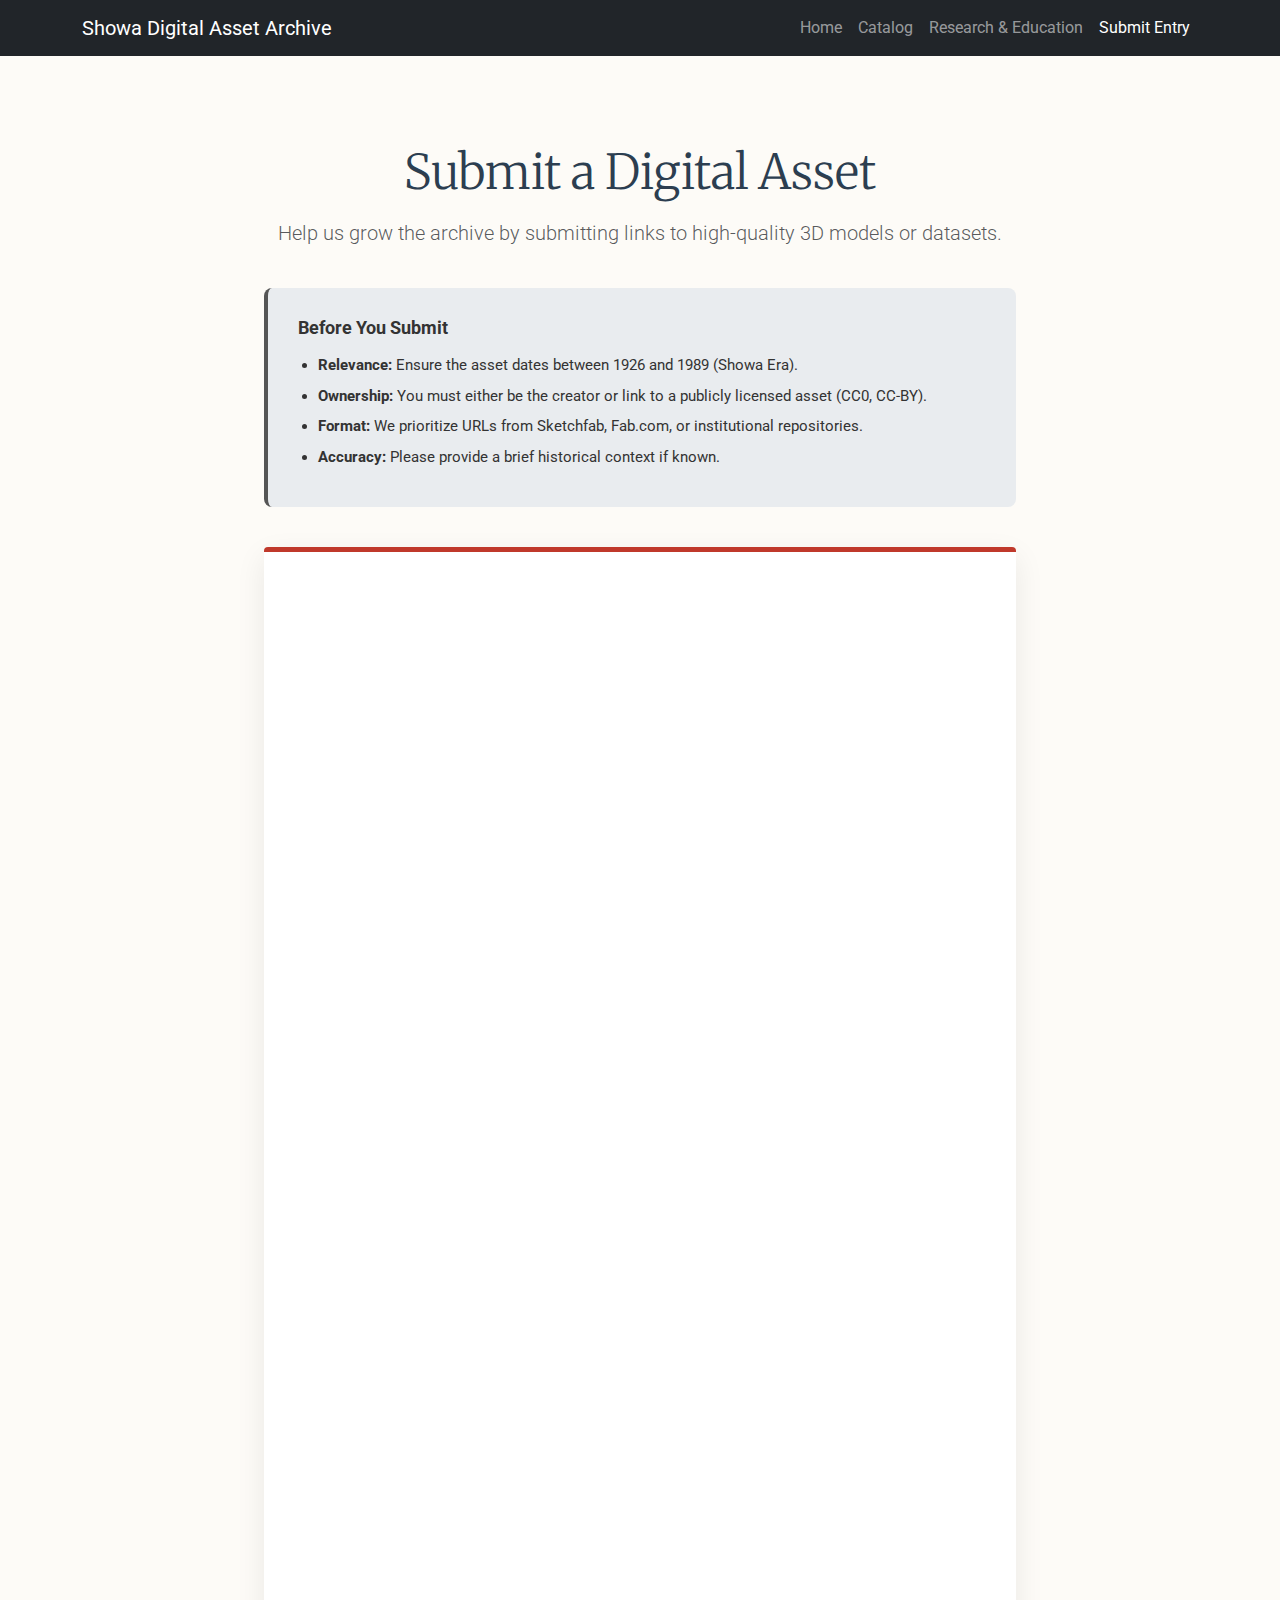
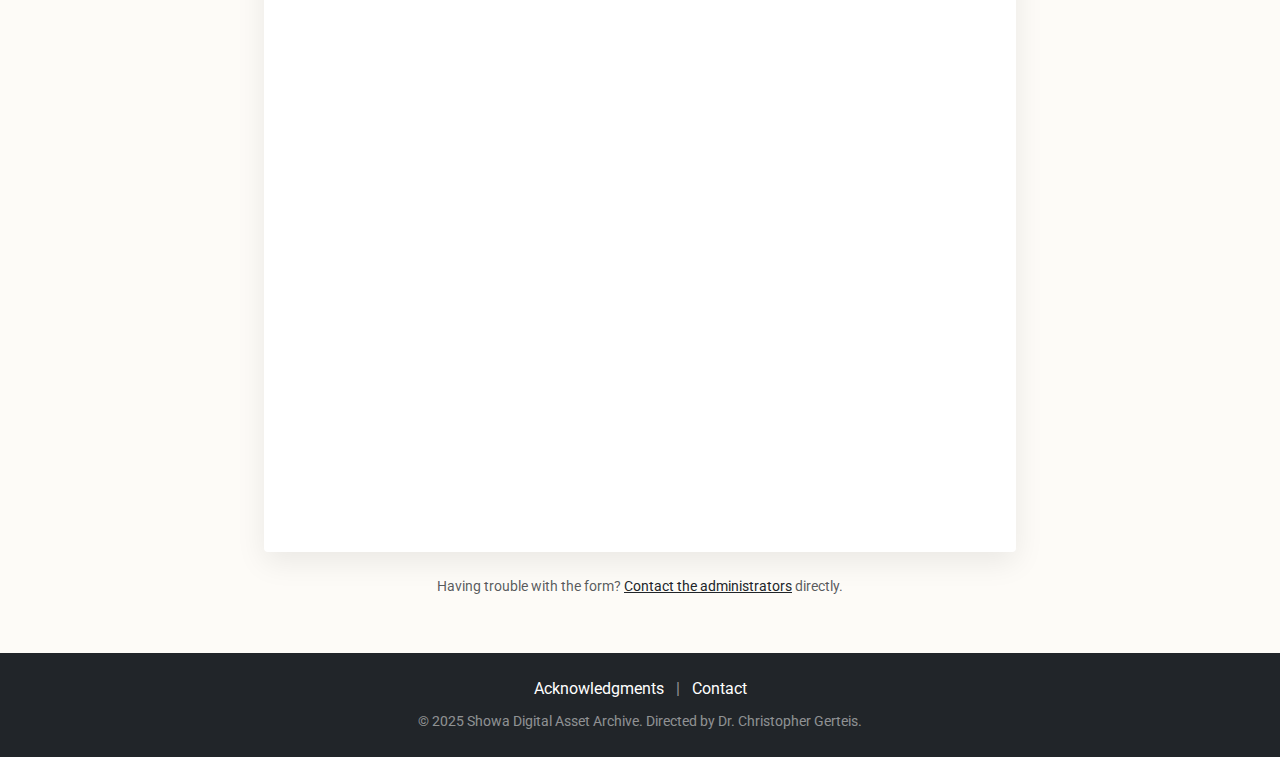
<file: submit.html>
<!DOCTYPE html>
<html lang="en">
<head>
    <meta charset="UTF-8">
    <meta name="viewport" content="width=device-width, initial-scale=1.0">
    <title>Submit an Entry | Showa Digital Archive</title>
    <link href="https://cdn.jsdelivr.net/npm/bootstrap@5.3.0/dist/css/bootstrap.min.css" rel="stylesheet">
    <link href="https://fonts.googleapis.com/css2?family=Merriweather:wght@300;700&family=Roboto:wght@300;400;700&display=swap" rel="stylesheet">
    
    <style>
        body { 
            background-color: #fdfbf7; 
            font-family: 'Roboto', sans-serif; 
            color: #333; 
        }
        h1, h2, h3 { 
            font-family: 'Merriweather', serif; 
            color: #2c3e50; 
        }
        
        /* Form Container Styling - "The Document" Look */
        .form-section {
            padding: 40px 0;
        }
        .form-wrapper {
            background: white;
            border-radius: 4px;
            box-shadow: 0 10px 30px rgba(0,0,0,0.08); /* Soft, deep shadow */
            overflow: hidden;
            border-top: 5px solid #c0392b; /* Archive Red Accent */
        }
        
        /* Iframe Styling */
        iframe {
            display: block; /* Removes bottom whitespace */
            border: none;
            width: 100%;
            /* Taller height to prevent internal scrolling */
            min-height: 1600px; 
        }

        /* Guidelines Section */
        .guidelines-box {
            background-color: #e9ecef;
            padding: 30px;
            border-radius: 8px;
            margin-bottom: 40px;
            border-left: 4px solid #555;
        }
        .guidelines-box h4 {
            font-size: 1.1rem;
            font-weight: 700;
            margin-bottom: 15px;
        }
        .guidelines-box ul {
            padding-left: 20px;
            margin-bottom: 0;
        }
        .guidelines-box li {
            margin-bottom: 8px;
            font-size: 0.95rem;
        }
    </style>
</head>
<body>

    <nav class="navbar navbar-expand-lg navbar-dark bg-dark mb-5">
        <div class="container">
            <a class="navbar-brand" href="index.html">Showa Digital Asset Archive</a>
            <button class="navbar-toggler" type="button" data-bs-toggle="collapse" data-bs-target="#navbarNav">
                <span class="navbar-toggler-icon"></span>
            </button>
            <div class="collapse navbar-collapse" id="navbarNav">
                <ul class="navbar-nav ms-auto">
                    <li class="nav-item"><a class="nav-link" href="index.html">Home</a></li>
                    <li class="nav-item"><a class="nav-link" href="catalog.html">Catalog</a></li>
                    <li class="nav-item"><a class="nav-link" href="educators.html">Research & Education</a></li>
                    <li class="nav-item"><a class="nav-link active" href="submit.html">Submit Entry</a></li>
                </ul>
            </div>
        </div>
    </nav>

    <div class="container form-section">
        
        <div class="row justify-content-center mb-4">
            <div class="col-lg-8 text-center">
                <h1 class="display-5 mb-3">Submit a Digital Asset</h1>
                <p class="lead text-muted">Help us grow the archive by submitting links to high-quality 3D models or datasets.</p>
            </div>
        </div>

        <div class="row justify-content-center">
            <div class="col-lg-8">
                
                <div class="guidelines-box">
                    <h4>Before You Submit</h4>
                    <ul>
                        <li><strong>Relevance:</strong> Ensure the asset dates between 1926 and 1989 (Showa Era).</li>
                        <li><strong>Ownership:</strong> You must either be the creator or link to a publicly licensed asset (CC0, CC-BY).</li>
                        <li><strong>Format:</strong> We prioritize URLs from Sketchfab, Fab.com, or institutional repositories.</li>
                        <li><strong>Accuracy:</strong> Please provide a brief historical context if known.</li>
                    </ul>
                </div>

                <div class="form-wrapper">
                    <div class="text-center py-5 d-none" id="loading-message">
                        <div class="spinner-border text-secondary" role="status"></div>
                        <p class="mt-2 text-muted">Loading Submission Form...</p>
                    </div>

                    <iframe 
                        src="https://docs.google.com/forms/d/e/1FAIpQLSdC5lMy9t_k0AQZm6wLjwNqNJAVKDYmIfLquZgZe88tfwiQ9Q/viewform?embedded=true" 
                        onload="document.getElementById('loading-message').classList.add('d-none')"
                        title="Submission Form">
                        Loading…
                    </iframe>
                </div>

                <p class="text-center mt-4 small text-muted">
                    Having trouble with the form? <a href="#" class="text-dark">Contact the administrators</a> directly.
                </p>

            </div>
        </div>
    </div>

    <footer class="bg-dark text-light py-4 mt-auto">
        <div class="container text-center">
            <div class="mb-2">
                <a href="acknowledgments.html" class="text-white text-decoration-none mx-2">Acknowledgments</a>
                <span class="text-white-50">|</span>
                <a href="#" class="text-white text-decoration-none mx-2">Contact</a>
            </div>
            <small class="text-white-50">&copy; 2025 Showa Digital Asset Archive. Directed by Dr. Christopher Gerteis.</small>
        </div>
    </footer>

    <script src="https://cdn.jsdelivr.net/npm/bootstrap@5.3.0/dist/js/bootstrap.bundle.min.js"></script>
</body>
</html>
</file>
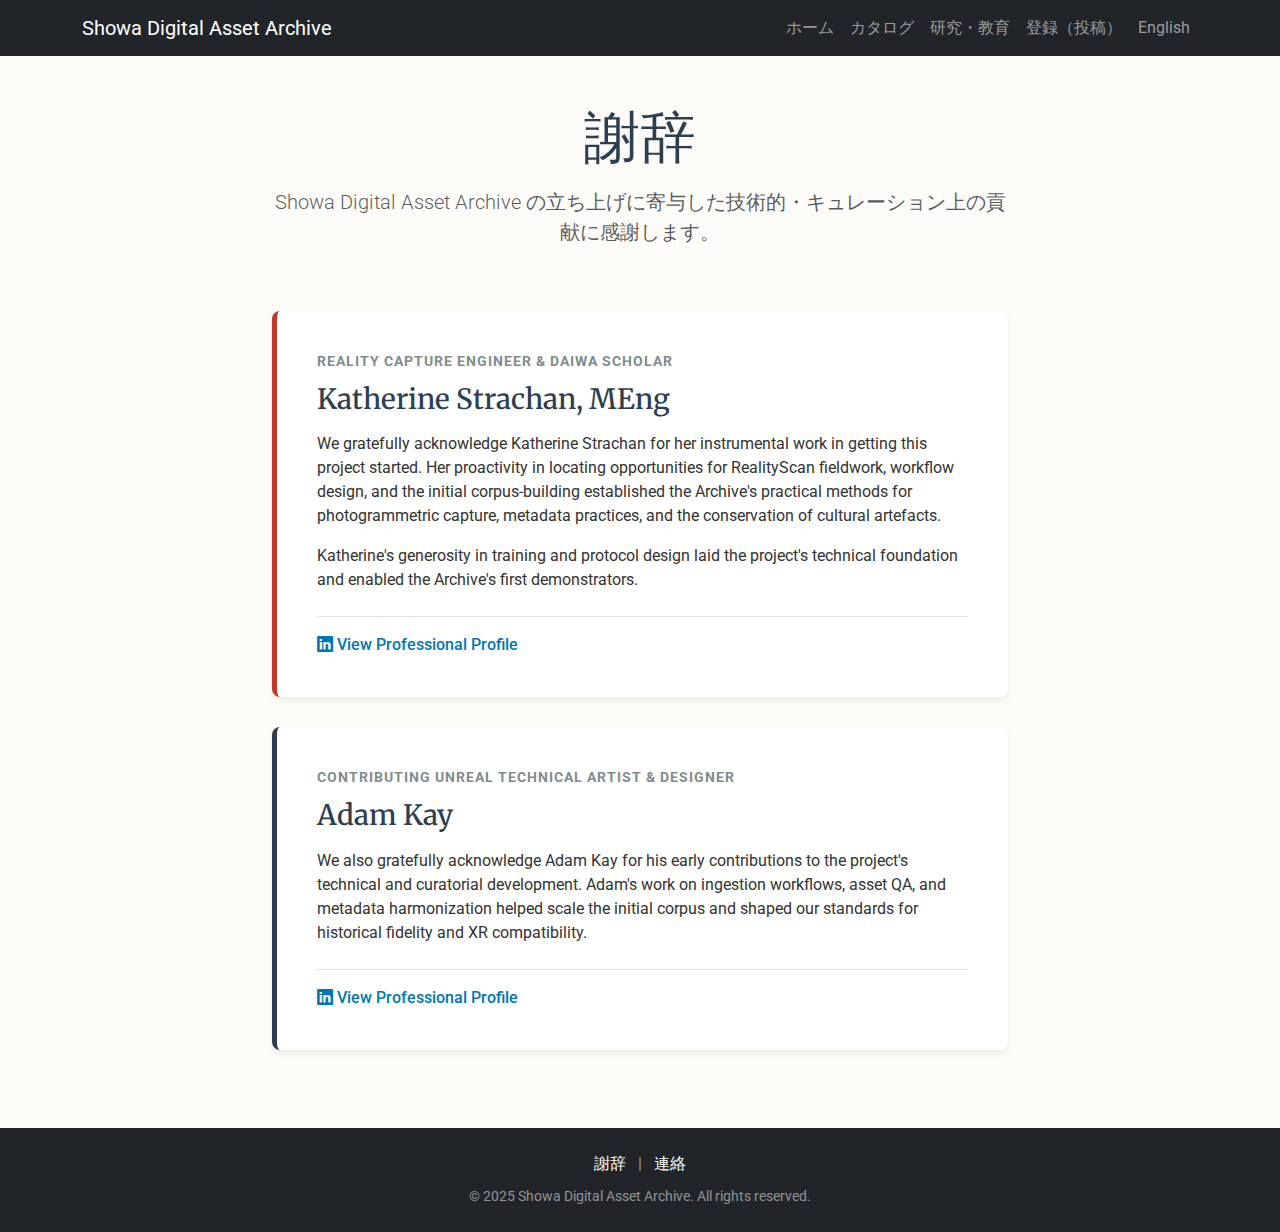
<file: ja/acknowledgments.html>
<!DOCTYPE html>
<html lang="ja">
<head>
    <meta charset="UTF-8">
    <meta name="viewport" content="width=device-width, initial-scale=1.0">
    <title>謝辞 | Showa Digital Archive</title>

    <link rel="alternate" hreflang="en" href="../acknowledgments.html">
    <link rel="alternate" hreflang="ja" href="acknowledgments.html">

    <link href="https://cdn.jsdelivr.net/npm/bootstrap@5.3.0/dist/css/bootstrap.min.css" rel="stylesheet">
    <link href="https://fonts.googleapis.com/css2?family=Merriweather:wght@700&family=Roboto:wght@300;400;700&display=swap" rel="stylesheet">
    <link rel="stylesheet" href="https://cdn.jsdelivr.net/npm/bootstrap-icons@1.10.0/font/bootstrap-icons.css">

    <style>
        body { background-color: #fdfbf7; font-family: 'Roboto', sans-serif; color: #333; }
        h1, h2, h3 { font-family: 'Merriweather', serif; color: #2c3e50; }
        .content-box {
            background: white; padding: 40px; border-radius: 8px;
            box-shadow: 0 4px 6px rgba(0,0,0,0.05); margin-bottom: 30px;
            border-left: 5px solid #c0392b;
        }
        .role-badge { font-size: 0.9rem; text-transform: uppercase; letter-spacing: 1px; color: #7f8c8d; font-weight: 700; margin-bottom: 10px; display: block; }
        .profile-link { text-decoration: none; color: #0077b5; font-weight: 500; }
        .profile-link:hover { text-decoration: underline; }
    </style>
</head>
<body>
    <nav class="navbar navbar-expand-lg navbar-dark bg-dark mb-5">
        <div class="container">
            <a class="navbar-brand" href="index.html">Showa Digital Asset Archive</a>
            <button class="navbar-toggler" type="button" data-bs-toggle="collapse" data-bs-target="#navbarNav">
                <span class="navbar-toggler-icon"></span>
            </button>
            <div class="collapse navbar-collapse" id="navbarNav">
                <ul class="navbar-nav ms-auto">
                    <li class="nav-item"><a class="nav-link" href="index.html">ホーム</a></li>
                    <li class="nav-item"><a class="nav-link" href="catalog.html">カタログ</a></li>
                    <li class="nav-item"><a class="nav-link" href="educators.html">研究・教育</a></li>
                    <li class="nav-item"><a class="nav-link" href="submit.html">登録（投稿）</a></li>
                    <li class="nav-item"><a class="nav-link" href="../acknowledgments.html">English</a></li>
                </ul>
            </div>
        </div>
    </nav>

    <div class="container pb-5">
        <div class="row mb-5">
            <div class="col-lg-8 mx-auto text-center">
                <h1 class="display-4 mb-3">謝辞</h1>
                <p class="lead text-muted">Showa Digital Asset Archive の立ち上げに寄与した技術的・キュレーション上の貢献に感謝します。</p>
            </div>
        </div>

        <div class="row justify-content-center">
            <div class="col-lg-8">
                <div class="content-box">
                    <span class="role-badge">Reality Capture Engineer & Daiwa Scholar</span>
                    <h3>Katherine Strachan, MEng</h3>
                    <p class="mt-3">We gratefully acknowledge Katherine Strachan for her instrumental work in getting this project started. Her proactivity in locating opportunities for RealityScan fieldwork, workflow design, and the initial corpus-building established the Archive's practical methods for photogrammetric capture, metadata practices, and the conservation of cultural artefacts.</p>
                    <p>Katherine's generosity in training and protocol design laid the project's technical foundation and enabled the Archive's first demonstrators.</p>
                    <div class="mt-4 pt-3 border-top">
                        <a href="https://www.linkedin.com/in/katherine-strachan-8abb1715b/" target="_blank" class="profile-link"><i class="bi bi-linkedin"></i> View Professional Profile</a>
                    </div>
                </div>

                <div class="content-box" style="border-left-color: #2c3e50;">
                    <span class="role-badge">Contributing Unreal Technical Artist & Designer</span>
                    <h3>Adam Kay</h3>
                    <p class="mt-3">We also gratefully acknowledge Adam Kay for his early contributions to the project's technical and curatorial development. Adam's work on ingestion workflows, asset QA, and metadata harmonization helped scale the initial corpus and shaped our standards for historical fidelity and XR compatibility.</p>
                    <div class="mt-4 pt-3 border-top">
                        <a href="https://www.linkedin.com/in/adam-kay-a556361ab/" target="_blank" class="profile-link"><i class="bi bi-linkedin"></i> View Professional Profile</a>
                    </div>
                </div>

            </div>
        </div>
    </div>

    <footer class="bg-dark text-light py-4 mt-auto">
        <div class="container text-center">
            <div class="mb-2">
                <a href="acknowledgments.html" class="text-white text-decoration-none mx-2">謝辞</a>
                <span class="text-white-50">|</span>
                <a href="#" class="text-white text-decoration-none mx-2">連絡</a>
            </div>
            <small class="text-white-50">&copy; 2025 Showa Digital Asset Archive. All rights reserved.</small>
        </div>
    </footer>
    <script src="https://cdn.jsdelivr.net/npm/bootstrap@5.3.0/dist/js/bootstrap.bundle.min.js"></script>
</body>
</html>
</file>
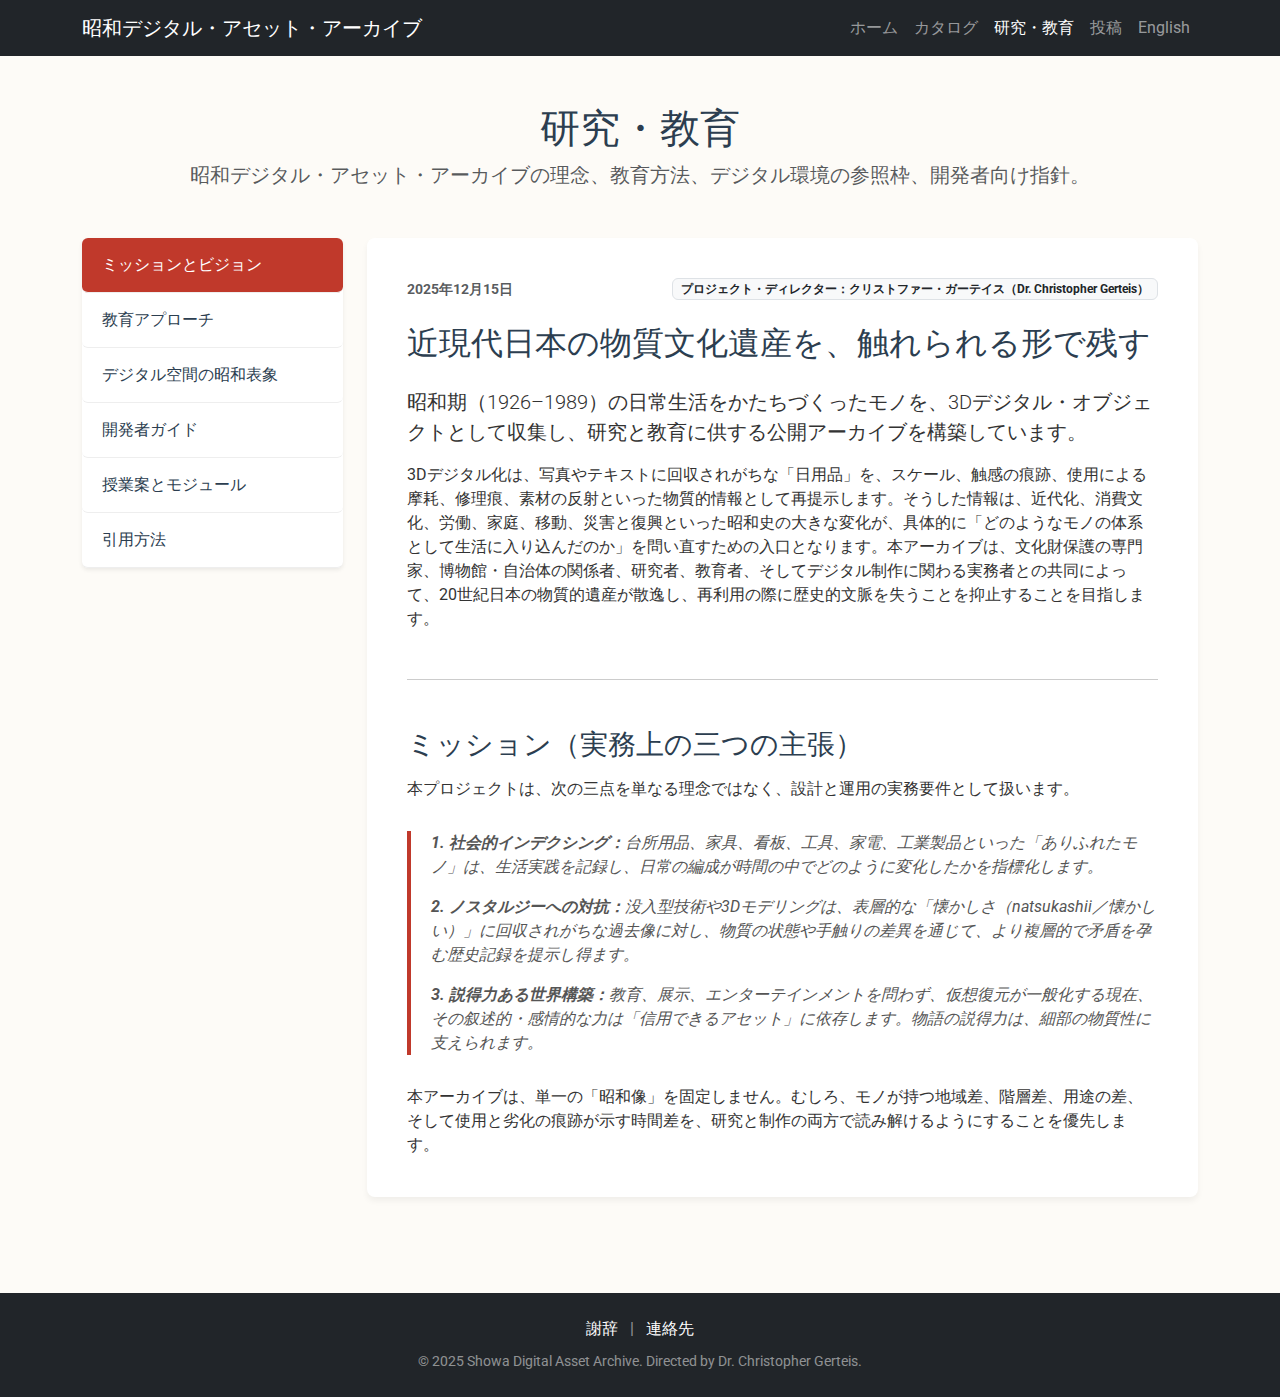
<file: ja/educators.html>
<!DOCTYPE html>
<html lang="ja">
<head>
    <meta charset="UTF-8">
    <meta name="viewport" content="width=device-width, initial-scale=1.0">
    <title>研究・教育 | 昭和デジタル・アセット・アーカイブ</title>

    <link rel="alternate" hreflang="en" href="https://ckgerteis.github.io/showa-digital-asset-archive/educators.html">
    <link rel="alternate" hreflang="ja" href="https://ckgerteis.github.io/showa-digital-asset-archive/ja/educators.html">
    <link rel="alternate" hreflang="x-default" href="https://ckgerteis.github.io/showa-digital-asset-archive/educators.html">

    <link href="https://cdn.jsdelivr.net/npm/bootstrap@5.3.0/dist/css/bootstrap.min.css" rel="stylesheet">
    <link href="https://fonts.googleapis.com/css2?family=Merriweather:wght@300;700&family=Roboto:wght@300;400;700&display=swap" rel="stylesheet">

    <style>
        body { background-color: #fdfbf7; font-family: 'Roboto', sans-serif; color: #333; }
        h1, h2, h3, h4 { font-family: 'Merriweather', serif; color: #2c3e50; }
        .nav-pills .nav-link.active { background-color: #c0392b; }
        .nav-pills .nav-link { color: #2c3e50; font-weight: 500; padding: 15px 20px; border-bottom: 1px solid #eee; }
        .nav-pills .nav-link:hover { background-color: #e9ecef; }
        .content-box { background: white; padding: 40px; border-radius: 8px; box-shadow: 0 4px 6px rgba(0,0,0,0.05); min-height: 600px; }
        .mission-quote { border-left: 4px solid #c0392b; padding-left: 20px; font-style: italic; color: #555; margin: 30px 0; }
        .pedagogy-step { margin-bottom: 20px; border-bottom: 1px solid #eee; padding-bottom: 20px; }
        .asset-card { background: #f8f9fa; border: 1px solid #e9ecef; border-radius: 8px; padding: 16px; }
        .asset-card ul { margin-bottom: 0; }
        .smallcaps { font-variant: small-caps; letter-spacing: 0.02em; }
    </style>
</head>
<body>

    <nav class="navbar navbar-expand-lg navbar-dark bg-dark mb-5">
        <div class="container">
            <a class="navbar-brand" href="index.html">昭和デジタル・アセット・アーカイブ</a>
            <button class="navbar-toggler" type="button" data-bs-toggle="collapse" data-bs-target="#navbarNav">
                <span class="navbar-toggler-icon"></span>
            </button>
            <div class="collapse navbar-collapse" id="navbarNav">
                <ul class="navbar-nav ms-auto">
                    <li class="nav-item"><a class="nav-link" href="index.html">ホーム</a></li>
                    <li class="nav-item"><a class="nav-link" href="catalog.html">カタログ</a></li>
                    <li class="nav-item"><a class="nav-link active" href="educators.html">研究・教育</a></li>
                    <li class="nav-item"><a class="nav-link" href="submit.html">投稿</a></li>
                    <li class="nav-item"><a class="nav-link" href="../educators.html" lang="en">English</a></li>
                </ul>
            </div>
        </div>
    </nav>

    <div class="container pb-5">
        <div class="text-center mb-5">
            <h1>研究・教育</h1>
            <p class="lead text-muted">昭和デジタル・アセット・アーカイブの理念、教育方法、デジタル環境の参照枠、開発者向け指針。</p>
        </div>

        <div class="row">
            <div class="col-lg-3 mb-4">
                <div class="nav flex-column nav-pills shadow-sm bg-white rounded" id="v-pills-tab" role="tablist">
                    <button class="nav-link text-start active" id="v-pills-mission-tab" data-bs-toggle="pill" data-bs-target="#v-pills-mission" type="button">ミッションとビジョン</button>
                    <button class="nav-link text-start" id="v-pills-pedagogy-tab" data-bs-toggle="pill" data-bs-target="#v-pills-pedagogy" type="button">教育アプローチ</button>
                    <button class="nav-link text-start" id="v-pills-landscape-tab" data-bs-toggle="pill" data-bs-target="#v-pills-landscape" type="button">デジタル空間の昭和表象</button>
                    <button class="nav-link text-start" id="v-pills-tech-tab" data-bs-toggle="pill" data-bs-target="#v-pills-tech" type="button">開発者ガイド</button>
                    <button class="nav-link text-start" id="v-pills-plans-tab" data-bs-toggle="pill" data-bs-target="#v-pills-plans" type="button">授業案とモジュール</button>
                    <button class="nav-link text-start" id="v-pills-cite-tab" data-bs-toggle="pill" data-bs-target="#v-pills-cite" type="button">引用方法</button>
                </div>
            </div>

            <div class="col-lg-9">
                <div class="tab-content" id="v-pills-tabContent">

                    <!-- MISSION -->
                    <div class="tab-pane fade show active content-box" id="v-pills-mission">
                        <div class="d-flex justify-content-between align-items-center mb-4">
                            <small class="text-uppercase text-muted fw-bold">2025年12月15日</small>
                            <span class="badge bg-light text-dark border">プロジェクト・ディレクター：クリストファー・ガーテイス（Dr. Christopher Gerteis）</span>
                        </div>

                        <h2 class="mb-4">近現代日本の物質文化遺産を、触れられる形で残す</h2>
                        <p class="lead">昭和期（1926–1989）の日常生活をかたちづくったモノを、3Dデジタル・オブジェクトとして収集し、研究と教育に供する公開アーカイブを構築しています。</p>

                        <p>3Dデジタル化は、写真やテキストに回収されがちな「日用品」を、スケール、触感の痕跡、使用による摩耗、修理痕、素材の反射といった物質的情報として再提示します。そうした情報は、近代化、消費文化、労働、家庭、移動、災害と復興といった昭和史の大きな変化が、具体的に「どのようなモノの体系として生活に入り込んだのか」を問い直すための入口となります。本アーカイブは、文化財保護の専門家、博物館・自治体の関係者、研究者、教育者、そしてデジタル制作に関わる実務者との共同によって、20世紀日本の物質的遺産が散逸し、再利用の際に歴史的文脈を失うことを抑止することを目指します。</p>

                        <hr class="my-5">

                        <h3 class="mb-3">ミッション（実務上の三つの主張）</h3>
                        <p>本プロジェクトは、次の三点を単なる理念ではなく、設計と運用の実務要件として扱います。</p>

                        <div class="mission-quote">
                            <p><strong>1. 社会的インデクシング：</strong>台所用品、家具、看板、工具、家電、工業製品といった「ありふれたモノ」は、生活実践を記録し、日常の編成が時間の中でどのように変化したかを指標化します。</p>
                            <p><strong>2. ノスタルジーへの対抗：</strong>没入型技術や3Dモデリングは、表層的な「懐かしさ（natsukashii／懐かしい）」に回収されがちな過去像に対し、物質の状態や手触りの差異を通じて、より複層的で矛盾を孕む歴史記録を提示し得ます。</p>
                            <p><strong>3. 説得力ある世界構築：</strong>教育、展示、エンターテインメントを問わず、仮想復元が一般化する現在、その叙述的・感情的な力は「信用できるアセット」に依存します。物語の説得力は、細部の物質性に支えられます。</p>
                        </div>

                        <p class="mt-4 mb-0">本アーカイブは、単一の「昭和像」を固定しません。むしろ、モノが持つ地域差、階層差、用途の差、そして使用と劣化の痕跡が示す時間差を、研究と制作の両方で読み解けるようにすることを優先します。</p>
                    </div>

                    <!-- PEDAGOGY -->
                    <div class="tab-pane fade content-box" id="v-pills-pedagogy">
                        <h2 class="mb-4">物質文化を、デジタルで教える</h2>
                        <p class="lead">昭和を「テキスト」だけで理解するのではなく、人々が使い、住み、修理し、捨て、引き継いだモノを通じて理解することは、人文学にもデザイン教育にも共通する強い学習回路になります。</p>

                        <p>3Dデジタル・サロゲートは、二次資料ではなく一次資料として扱えます。学生は、写真の受動的な閲覧から離れ、回転、拡大、角度変更によって、形態、機能、摩耗、汚れ、補修、素材の接合といった情報を能動的に問い直します。こうした操作は、物質文化研究における「観察可能性」の訓練であると同時に、3D制作における「歴史的妥当性」の訓練でもあります。</p>

                        <hr class="my-4">

                        <h3 class="mb-3">なぜ3Dなのか</h3>

                        <div class="pedagogy-step">
                            <h5>1. スケールの把握と身体との関係</h5>
                            <p><strong>要点：</strong>戦後環境の寸法を、身体経験として理解すること。</p>
                            <p><strong>応用：</strong>畳（tatami／畳）を単位として室内を計測し、家具や家電が配置されることで、生活の姿勢や動線がどのように規定されるかを検討します。例えば、こたつ（kotatsu／炬燵）は暖房器具であると同時に、家族の集合や滞在の時間を編成する装置でもあります。</p>
                        </div>

                        <div class="pedagogy-step">
                            <h5>2. 技術史とデザイン史の交差</h5>
                            <p><strong>要点：</strong>戦後の工業化と家電化が、家庭内の労働と余暇をどのように再編したか。</p>
                            <p><strong>応用：</strong>テレビ、冷蔵庫、ステレオといった「豊かさ」の指標が、広告や統計以上に、生活空間の中心や会話の配置をどう変えたかを読みます。ここでは「モノの表象」よりも、モノが要求する配線、置き場所、視線、音量、収納の仕方を分析対象にします。</p>
                        </div>

                        <div class="pedagogy-step">
                            <h5>3. 保存とアクセスの倫理</h5>
                            <p><strong>要点：</strong>脆弱な資料を損なわず、地域・国境を越えて検討可能にすること。</p>
                            <p><strong>応用：</strong>展示ケースでは見えない裏面や接合部、素材の摩耗、修理痕を、遠隔地からも確認できます。これは「触れない」ことの代替ではなく、触れられない条件そのものを前提に、観察のプロトコルを設計する訓練です。</p>
                        </div>

                        <div class="mt-5 p-4 bg-light rounded border">
                            <h4>授業方法：「モノを読む」ための手順</h4>
                            <p class="mb-3">本アーカイブの利用にあたり、ジュールズ・プロウン（Jules Prown）の物質文化分析の手順を、3D操作に合わせて改変することを推奨します。</p>
                            <ol class="mb-0">
                                <li class="mb-2"><strong>記述（Description）：</strong>何が見えるか（素材、寸法、形状、摩耗、汚れ、欠損）。まず観察可能な事実に限定します。</li>
                                <li class="mb-2"><strong>推論（Deduction）：</strong>どのように使われたか。身体はどのように動かされるか（例：座卓は床座の姿勢を要求する）。</li>
                                <li class="mb-0"><strong>解釈（Speculation）：</strong>そのモノが示す価値観、規範、技術条件は何か（例：家電化が家庭内労働の再配分とジェンダー化をいかに促したか）。</li>
                            </ol>
                        </div>
                    </div>

                    <!-- LANDSCAPE -->
                    <div class="tab-pane fade content-box" id="v-pills-landscape">
                        <h2 class="mb-4">ヘリテージとエンターテインメントにおける「昭和」のデジタル表象</h2>
                        <p class="lead">昭和（1926–1989）は、博物館のデジタル展示からゲームやソーシャルVRまで、多様なデジタル環境で再演されています。そこで鍵になるのは、物語の魅力だけではなく、物質的細部がつくる「信憑性」の設計です。</p>

                        <hr class="my-5">

                        <h3 class="mb-4">教育・アーカイブ領域の取り組み</h3>
                        <p>日本国内の博物館や自治体、大学研究機関は、昭和期の生活環境や記憶を、VRや3Dモデル、パノラマ画像で提示する試みを進めています。ここで重要なのは、単に「懐かしさ」を喚起するのではなく、戦争、復興、高度成長、都市改造といった異なる時間層を、具体的な生活用品や空間の配置として可視化する点です。</p>

                        <div class="mb-4">
                            <h5><strong><a href="https://www.showakan.go.jp/vr-showakan/" target="_blank" rel="noopener">昭和館（しょうけい館ではなく昭和館） Virtual Showa-kan</a></strong></h5>
                            <p>戦中・戦後の民間人の生活と苦難に焦点を当てる東京の昭和館は、展示フロアの360度パノラマを用いたバーチャルツアーを提供しています。軍事史中心ではなく、民間の経験を伝える点に特徴があり、生活史と記憶の保存という本アーカイブの問題意識と接続します。</p>
                        </div>

                        <div class="mb-4">
                            <h5><strong><a href="https://matsudo-digital-museum.jp/en/special/vr/" target="_blank" rel="noopener">松戸市立博物館 松戸デジタルミュージアム「常盤平団地」VR</a></strong></h5>
                            <p>1960年代の団地（danchi／団地）住戸を、家電や家具の配置を含めて再構成するVRコンテンツです。居間の中心、家事動線、収納の仕方などが、生活の規範と結びついていたことを、空間として理解させる点で教育効果が高い事例です。</p>
                        </div>

                        <div class="mb-4">
                            <h5><strong><a href="https://www.makuake.com/project/1964tokyo-vr/" target="_blank" rel="noopener">1964年東京VR「タイムマシン」プロジェクト</a></strong></h5>
                            <p>2018年にクラウドファンディングを基点として開始された取り組みで、1954–1974年頃の写真資料を集積し、1964年東京の都市景観を3D化する試みです。大量の視覚資料から都市の形を立ち上げるプロセスは、史料批判と制作手続きが不可分であることを示します。</p>
                        </div>

                        <div class="mb-4">
                            <h5><strong><a href="http://www.arc.ritsumei.ac.jp/en/index.html" target="_blank" rel="noopener">立命館大学 アート・リサーチセンター Virtual Kyoto（4D Historical GIS）</a></strong></h5>
                            <p>地図・航空写真・歴史資料を統合し、時間軸をもつ3D都市モデルとして京都の景観変遷を提示する研究プロジェクトです。昭和期の空中写真を重ねることで、戦後復興と都市計画の痕跡を「景観の層」として読ませることができます。</p>
                        </div>

                        <div class="mb-4">
                            <h5><strong><a href="https://mori-m-foundation.or.jp/english/ius2/timemachine_project2/index.shtml" target="_blank" rel="noopener">森記念財団 東京タイムマシン・プロジェクト（銀座VR）</a></strong></h5>
                            <p>江戸（1850）、明治（1910）、昭和（約1940）の銀座四丁目を再構成し、時代間の連続と断絶を体験可能にするプロジェクトです。史料（地図、写真、文書）の組み合わせによって、看板、交通、建築の細部を積み上げる方法は、信憑性の設計が一次資料の扱いに依存することを示します。</p>
                        </div>

                        <div class="mb-4">
                            <h5><strong><a href="https://www.hiroshimacvb.jp/en/unique-experience/experience/2386.html" target="_blank" rel="noopener">広島 復元VR（平和公園周辺のVR体験）</a></strong></h5>
                            <p>被爆前後の都市空間を再構成するVR体験は、戦争記憶を伝達する装置として位置づけられます。証言や写真を参照しつつ、視覚化の限界と倫理を授業内で検討する素材にもなります。</p>
                        </div>

                        <div class="mb-4">
                            <h5><strong>昭和デジタル・アセット・アーカイブ（本プロジェクト）</strong></h5>
                            <p>本アーカイブは、昭和期の日常物質文化を高精細な3Dモデルとして収集し、研究と教育、展示、制作の現場に提供することを目的とします。ハシマ（端島、軍艦島）のように、環境劣化によって物質資料が失われつつある場所では、アセット化が保存と研究の双方に関わる基盤作業となります。</p>
                        </div>

                        <p class="mt-5">これらの事例は、パノラマ、VR、3Dモデル、GISといった技術が、昭和の生活史や記憶を多層的に保存するために用いられていることを示します。同時に、どの細部を残し、どの細部が欠落するのかという選択が、歴史叙述そのものを形成する点を確認する必要があります。</p>

                        <hr class="my-5">

                        <h3 class="mb-4">ゲームと仮想世界における昭和</h3>
                        <p>一方で、昭和は商業ゲームやユーザー生成の仮想世界においても、魅力的な舞台として再構成されます。ここでは、教育的価値と商業的欲望、歴史的配慮と暴力的スペクタクルがしばしば緊張関係に置かれます。</p>

                        <div class="mb-4">
                            <h5><strong><a href="https://ryu-ga-gotoku.com/zero-directorscut/" target="_blank" rel="noopener">『龍が如く0 誓いの場所』</a>（セガ、2015）</strong></h5>
                            <p>1988年（昭和63年）の東京・大阪を参照し、バブル期の都市景観と消費文化を濃密に再現する作品です。看板、ゲームセンター、レンタルビデオ、服飾、夜の光環境といった細部は、歴史の「空気」を作る一方で、暴力と娯楽の文法の中に組み込まれます。授業では、細部の「もっともらしさ」と、物語の政治性の関係を検討できます。</p>
                        </div>

                        <div class="mb-4">
                            <h5><strong>Shenmue（セガ、1999）</strong></h5>
                            <p>1986年（昭和61年）の横須賀を舞台に、生活のリズムや町の反復的な営みを、オープンワールド的な設計で体験させた作品です。自販機、駄菓子屋、ガチャ、近隣住民の生活動線といった「平凡な要素」が、時代感覚の核になっている点が重要で、史料としての「日常ディテール」をどう扱うかを考える素材になります。</p>
                            <p class="text-muted small mb-0">参考：<a href="https://shenmue.fandom.com/wiki/Shenmue" target="_blank" rel="noopener">Shenmue Wiki</a>、<a href="https://www.theguardian.com/technology/2014/may/02/shenmue-sega-classic-14-years-too-late" target="_blank" rel="noopener">The Guardian（2014）</a>、<a href="https://sesesega.hatenablog.jp/entry/shenmue" target="_blank" rel="noopener">SeSeSega（はてなブログ、日本語）</a>。</p>
                        </div>

                        <div class="mb-4">
                            <h5><strong><a href="https://en.wikipedia.org/wiki/Boku_no_Natsuyasumi" target="_blank" rel="noopener">『ぼくのなつやすみ』</a>（<a href="http://www.mkitchen.co.jp/" target="_blank" rel="noopener">ミレニアムキッチン</a>、2000）</strong></h5>
                            <p>1975年（昭和50年）夏の農村生活を、戦闘や大事件ではなく、虫取り、縁側、風鈴、家の匂いといった感覚の連鎖として提示するシリーズです。ここでは「昭和のノスタルジー」が、風景の細部と反復行為によって成立している点が重要で、授業では、ノスタルジーが何を隠し、何を強調するのかを問い直せます。</p>
                        </div>

                        <div class="mb-4">
                            <h5><strong>VRChatにおけるユーザー生成の昭和空間</strong></h5>
                            <p>VRChatでは、昭和風の路地、古いアパート、飲食店、商店街などを模したワールドが多数制作されています。Netflixの<a href="https://www.netflix.com/title/81317135" target="_blank" rel="noopener"><em>Asakusa Kid</em></a>のプロモーションとも接続した「バーチャル浅草」的な演出が流通し、同様の都市ノスタルジーは<a href="https://www.netflix.com/title/80113037" target="_blank" rel="noopener"><em>Midnight Diner: Tokyo Stories</em></a>のような配信作品とも共鳴します。社会的交流と展示が同一空間で起きる点は、教育利用においても重要です。</p>
                        </div>

                        <div class="mb-4">
                            <h5><strong><a href="https://store.steampowered.com/app/1687540/Showa_American_Story/" target="_blank" rel="noopener">Showa American Story</a>（NEKCOM、開発中）</strong></h5>
                            <p>昭和期の日本的記号を、暴力的なオルタナティブ・ヒストリーの装置として利用する市場志向の事例として言及します。昭和の物質文化や視覚記号が、歴史的説明責任を伴わずに「様式」のパーツとして切り出され得ることを示す点で、本アーカイブが目指す方向性（歴史的文脈の付与、資料批判、引用倫理）を逆照射します。</p>
                            <p class="text-muted small mb-0"><strong>コンテンツ注意：</strong>全年齢向けではなく、職場閲覧にも不適切となり得ます（流血、強い暴力、部分的ヌード、性的表現、強い言語表現、飲酒）。</p>
                        </div>

                        <p class="mt-5 mb-0">ヘリテージ領域の「記憶の保存」と、娯楽領域の「感情の演出」はしばしば同じ技術を共有します。しかし、両者の目的と倫理は一致しません。本アーカイブは、制作に資することを否定しませんが、制作が歴史的妥当性と引用倫理に基づくことを、明示的な設計要件として求めます。</p>
                    </div>

                    <!-- TECH -->
                    <div class="tab-pane fade content-box" id="v-pills-tech">
                        <h3 class="mb-3">開発者・技術責任者向け</h3>
                        <p>本アーカイブは、軽量でアクセス可能なメタデータ設計を優先し、アセット本体は外部ホスティング（例：Sketchfab）を活用します。ここでいう「信用できるアセット（Credible Assets）」とは、見栄えの良さだけではなく、制作・研究・教育で再利用可能な再現性と参照性を備えたデータを指します。</p>

                        <h5 class="mt-4">1. 推奨フォーマット</h5>
                        <ul>
                            <li><strong>glTF / GLB：</strong>Web実装に適し、PBR素材の運用が容易です。</li>
                            <li><strong>OBJ / FBX：</strong>アーカイブ用途のジオメトリとして受理します（テクスチャ同梱が前提）。</li>
                        </ul>

                        <h5 class="mt-4">2. ビューイング基準</h5>
                        <p>多くのアセットは、Sketchfab等で閲覧できる形式を採用します。WebGLによるブラウザ内操作（回転、ズーム、パン）を前提に、授業内で「観察の手順」がそのまま反復可能であることを重視します。</p>

                        <div class="mt-4 p-4 bg-light rounded border">
                            <h4 class="mb-3">実装上の注意</h4>
                            <ul class="mb-0">
                                <li class="mb-2">外部アセットの利用は、必ず<strong>作者クレジット</strong>と<strong>元URL</strong>を保持してください（引用方法は「引用」タブ参照）。</li>
                                <li class="mb-2">授業利用では、リンク切れや権利変更に備え、授業計画内に「代替アセット（類似物）」の候補を持つことを推奨します。</li>
                                <li class="mb-0">アセットは「文化」を一枚岩に表象しません。メタデータ（時期、場所、用途、素材）によって、差異と矛盾を可視化してください。</li>
                            </ul>
                        </div>
                    </div>

                    <!-- LESSON PLANS -->
                    <div class="tab-pane fade content-box" id="v-pills-plans">
                        <h2 class="mb-4">授業案とモジュール（Lesson Plans & Modules）</h2>
                        <p class="lead">以下は、学部上級から大学院導入レベルの「日本近現代史」「物質文化研究」「STS（科学技術社会論）」「デザイン史・制作系演習」を想定したモジュール案です。いずれも、カタログを一般的に眺めるだけでは到達しにくい「一次資料としての3Dアセットの読解」を中心に設計しています。</p>

                        <div class="mt-4 p-4 bg-light rounded border">
                            <h4 class="mb-3">この演習が人文学とデザイン双方に重要である理由</h4>
                            <p class="mb-0">人文学にとって、3Dアセットは「文章化される前の資料」です。寸法、素材、摩耗、補修、欠損といった情報は、統計や回顧談話では捉えにくい生活実践の痕跡です。デザイン教育にとって、3Dアセットは「歴史的制約を伴う制作素材」です。時代に即した形状や素材の説得力は、参照の仕方（史料批判、引用、文脈付け）に依存します。両者を接続することで、学生は「見た目の昭和」から「歴史としての昭和」へ、制作と分析を同時に進められます。</p>
                        </div>

                        <p class="mt-4">各モジュールのアセットは、可能な限り<strong>アセット本体（元URL）へ直接リンク</strong>しています。追加例の探索には、<a href="catalog.html">カタログ</a>で検索し、同類の物品や地域差のあるバリエーションを学生自身に提案させてください。</p>

                        <hr class="my-5">

                        <!-- MODULE 1 -->
                        <div class="mb-5">
                            <h4>モジュール1：「明るい生活」と消費社会（1955–1970）</h4>
                            <p><strong>主題：</strong>家電化と中間層の形成。テレビ、冷蔵庫、オーディオが、家庭内の視線、会話、余暇、ジェンダー化された労働をどう再編したか。</p>

                            <div class="asset-card mb-3">
                                <strong>使用アセット（直接リンク）：</strong>
                                <ul class="mt-2">
                                    <li><a href="https://sketchfab.com/3d-models/vintage-japanese-tv-66384232356540c1b017772863925725" target="_blank" rel="noopener">Showa Retro TV（skf-0005）</a></li>
                                    <li><a href="https://sketchfab.com/3d-models/vintage-fridge-30765d86e64e487a935b399ee056b0f7" target="_blank" rel="noopener">Vintage Fridge（skf-0021）</a></li>
                                    <li><a href="https://sketchfab.com/3d-models/ensemble-stereo-70a5253f8cd54d73b081027e0d43ef80" target="_blank" rel="noopener">Ensemble Stereo（skf-0012）</a></li>
                                    <li><a href="https://sketchfab.com/3d-models/kotatsu-japanese-heated-table-with-blanket-cfb9685fa4c3474baf0cf203da96486b" target="_blank" rel="noopener">Kotatsu（skf-0006）</a></li>
                                    <li><a href="https://sketchfab.com/3d-models/kikkoman-soy-sauce-d9f7418ef42a4876a0a7f8c1fa7996ea" target="_blank" rel="noopener">Kikkoman Soy Sauce Bottle（skf-0016）</a></li>
                                </ul>
                            </div>

                            <h5>学習目標</h5>
                            <ul>
                                <li>家電が家庭空間の「中心」をどこに作ったか（茶の間（chanoma／茶の間）と居間の競合）を、配置と動線から説明できる。</li>
                                <li>「省力化」が、家庭内労働の実態とジェンダー規範をどう変えたか（変えなかったか）を、モノの要求（設置、維持、掃除、配線、収納）から論じられる。</li>
                                <li>広告や統計ではなく、物質的細部（寸法、重量感、素材、摩耗）から「普及」と「格差」を読み解ける。</li>
                            </ul>

                            <h5>授業内活動：「仮想茶の間（Virtual Chanoma）」</h5>
                            <p>グループごとに、TV、冷蔵庫、ステレオ、こたつを「一つの生活時間割」として配置します。ポイントは美術的構成ではなく、(1) 視線の方向（TV中心化）、(2) 音の発生源（ステレオの占有）、(3) 体の姿勢（床座と椅子座の混在）、(4) 家事動線（冷蔵庫へ向かう経路）を、説明可能な図として提出させることです。最後に、同じ構成を「別の階層」や「別の住居形態（下宿、社宅、団地）」へ移した場合に、どのモノが成立しにくくなるかを議論します。</p>

                            <h5>振り返り（短い課題）</h5>
                            <p class="mb-0">「豊かさ」を表すモノを一つ選び、(a) それが必要とするインフラ（電気、配線、修理、部品供給）、(b) それが可視化する労働（掃除、買い物、調理、余暇管理）、(c) それが隠すコスト（廃棄、更新、格差）を、400–600字で整理させます。</p>
                        </div>

                        <hr class="my-5">

                        <!-- MODULE 2 -->
                        <div class="mb-5">
                            <h4>モジュール2：住空間の再編と標準化（1950s–1960s）</h4>
                            <p><strong>主題：</strong>戦後の住宅難、都市への人口集中、住宅の標準化が、住まいの内部構成（和室と洋室のハイブリッド）をどう作ったか。1964年東京オリンピックは都市インフラの象徴として語られがちですが、その効果は「外部の大規模構造」だけでなく、住まいの内部に入ってくる部材と規格の変化としても検討できます。</p>

                            <div class="asset-card mb-3">
                                <strong>使用アセット（直接リンク）：</strong>
                                <ul class="mt-2">
                                    <li><a href="https://sketchfab.com/3d-models/kyoto-machiya-house-b5f7e6f809964590b073070857367332" target="_blank" rel="noopener">Kyoto Machiya（skf-0003）</a></li>
                                    <li><a href="https://sketchfab.com/3d-models/traditional-japanese-house-tatami-05364405365548658660306263306636" target="_blank" rel="noopener">Traditional Japanese House | Tatami Room（skf-0035）</a></li>
                                    <li><a href="https://sketchfab.com/3d-models/japanese-wall-set-modular-wall-d41e4e8e2886456aa31c29fe47e05dce" target="_blank" rel="noopener">Japanese Wall Set（skf-0052）</a></li>
                                    <li><a href="https://sketchfab.com/3d-models/tatami-mat-6111f3f7d4894b419bc1334d14b450ed" target="_blank" rel="noopener">Tatami Mat（skf-0058）</a></li>
                                </ul>
                            </div>

                            <h5>学習目標</h5>
                            <ul>
                                <li>町家（machiya／町家）の空間論理と、モジュール化された室内部材が示す「標準化」を比較できる。</li>
                                <li>畳の規格と部屋寸法の関係を、図面ではなく3Dの計測と視認性から説明できる。</li>
                                <li>都市改造を、道路や高架だけでなく、住宅内部の部材、壁面、間仕切りの変化として捉え直せる。</li>
                            </ul>

                            <h5>授業内活動：「スクラップ・アンド・ビルド（sukurappu ando birudo／スクラップ・アンド・ビルド）の室内版」</h5>
                            <p>町家モデルを基準として、畳室（tatami room）とモジュール壁セットを使い、(a) 伝統的な奥行きの配置（通り庭、間口と奥行きの関係）を維持した場合、(b) 標準化された部材で迅速に「新しい室内」を作る場合、それぞれで生活動線と視線がどう変わるかを比較します。議論では、標準化が「貧困の結果」か「近代化の達成」かという二分法に落とさず、工期、資材供給、修理可能性、住み替えの頻度といった条件を含めて評価させてください。</p>

                            <h5>追加探索（カタログ利用）</h5>
                            <p class="mb-0">カタログで、台所設備、照明、電話、収納などのアセットを追加し、同じ部屋が「誰の生活」を想定しているのかを再設定させます。例えば、固定電話や流し台の配置は、通信と家事の結節点として、室内の権力配置を可視化します。</p>
                        </div>

                        <hr class="my-5">

                        <!-- MODULE 3 -->
                        <div>
                            <h4>モジュール3：エネルギーと労働（石炭から石油へ）</h4>
                            <p><strong>主題：</strong>高度成長の「明るい生活」が拡大する同時期に、エネルギー転換（石炭から石油へ）によって、炭鉱労働と産業都市がどのように周縁化されたか。ここでは、勝者の物質文化と敗者の物質文化を、同一の分析枠で比較します。</p>

                            <div class="asset-card mb-3">
                                <strong>使用アセット（直接リンク）：</strong>
                                <ul class="mt-2">
                                    <li><a href="https://sketchfab.com/3d-models/work-helmet-3a90b5f021604be18c26d67e4bef53b8" target="_blank" rel="noopener">Work Helmet（skf-0036）</a></li>
                                    <li><a href="https://sketchfab.com/3d-models/coal-mine-gallery-2cc9dfc11fe243039f9900f0c31414ae" target="_blank" rel="noopener">Coal Mine Gallery（skf-0026）</a></li>
                                    <li><a href="https://sketchfab.com/3d-models/colliery-buildings-set-4f30cf1b73564b4c913419408d135dcf" target="_blank" rel="noopener">Colliery Buildings Set（skf-0037）</a></li>
                                    <li><a href="https://sketchfab.com/3d-models/bohrhammer-az-20-173e131655e64282b082ecbbc63d46b7" target="_blank" rel="noopener">Bohrhammer（skf-0039）</a></li>
                                </ul>
                            </div>

                            <h5>討議：「見えない労働者」</h5>
                            <p>モジュール1の家電と見比べながら、炭鉱空間と作業装備が示す身体の制約（重量、視界、危険、反復動作）を分析します。重要なのは、「産業の象徴」としての炭鉱ではなく、(a) 装備の摩耗が示す作業の反復、(b) 坑道の寸法が示す身体の圧縮、(c) 建物セットが示す労働の集団性と統治（宿舎、施設、移動）を読み解くことです。最後に、同時代の都市家庭のアセットが「清潔さ」を演出するのに対し、炭鉱アセットが「汚れ」を不可避として抱える点を、価値判断ではなく物質条件として記述させます。</p>

                            <h5 class="mt-4">短い比較課題</h5>
                            <p class="mb-0">学生に、家電（TVや冷蔵庫）と労働装備（ヘルメットや掘削工具）を一つずつ選ばせ、両者が要求する「維持」の体系（電力、修理、部品供給、身体のケア、事故対策）を比較させます。高度成長を「消費の物語」から「維持の政治経済」へ引き戻すことが目的です。</p>
                        </div>
                    </div>

                    <!-- CITATION -->
                    <div class="tab-pane fade content-box" id="v-pills-cite">
                        <h3 class="mb-3">引用ガイドライン</h3>
                        <p>本アーカイブを通じて見つけたアセットを論文、スライド、展示、制作物に利用する場合、原則として<strong>3Dモデルの原作者</strong>と<strong>元URL</strong>を明示してください。本サイトは「発見と文脈付け」の入口であり、著作権や利用条件は原プラットフォームの規約に従います。</p>

                        <div class="bg-light p-3 border rounded">
                            <strong>アセット引用形式（例）：</strong><br>
                            [Creator Name]. ([Year]). <em>[Title of Model]</em> [3D Model]. Retrieved from [URL].
                        </div>

                        <p class="mt-4">
                            <strong>本アーカイブ自体を引用する場合：</strong><br>
                            <em>Gerteis, Christopher. (2025). Showa Digital Asset Archive. SOAS University of London. Retrieved from https://ckgerteis.github.io/showa-digital-asset-archive/</em>
                        </p>

                        <div class="mt-4 p-4 bg-light rounded border">
                            <h4 class="mb-3">参考文献（授業用の最小限の導入）</h4>
                            <ul class="mb-0">
                                <li class="mb-2">Yoshimi, Shunya 吉見俊哉. <em>Banpaku no seiji keizaigaku</em> 万博の政治経済学 [The Political Economy of Expositions]. Tokyo: Kōdansha, 1992.</li>
                                <li class="mb-2">Garon, Sheldon. <em>Molding Japanese Minds: The State in Everyday Life</em>. Princeton: Princeton University Press, 1997.</li>
                                <li class="mb-2">Gordon, Andrew. <em>A Modern History of Japan: From Tokugawa Times to the Present</em>. Oxford: Oxford University Press, 2003.</li>
                                <li class="mb-0">Sand, Jordan. <em>Tokyo Vernacular: Common Spaces, Local Histories, Found Objects</em>. Berkeley: University of California Press, 2013.</li>
                            </ul>
                        </div>
                    </div>

                </div>
            </div>
        </div>
    </div>

    <footer class="bg-dark text-light py-4 text-center mt-5">
        <div class="container">
            <div class="mb-2">
                <a href="acknowledgments.html" class="text-white text-decoration-none mx-2">謝辞</a>
                <span class="text-white-50">|</span>
                <a href="#" class="text-white text-decoration-none mx-2">連絡先</a>
            </div>
            <small class="text-white-50">&copy; 2025 Showa Digital Asset Archive. Directed by Dr. Christopher Gerteis.</small>
        </div>
    </footer>

    <script src="https://cdn.jsdelivr.net/npm/bootstrap@5.3.0/dist/js/bootstrap.bundle.min.js"></script>
</body>
</html>
</file>
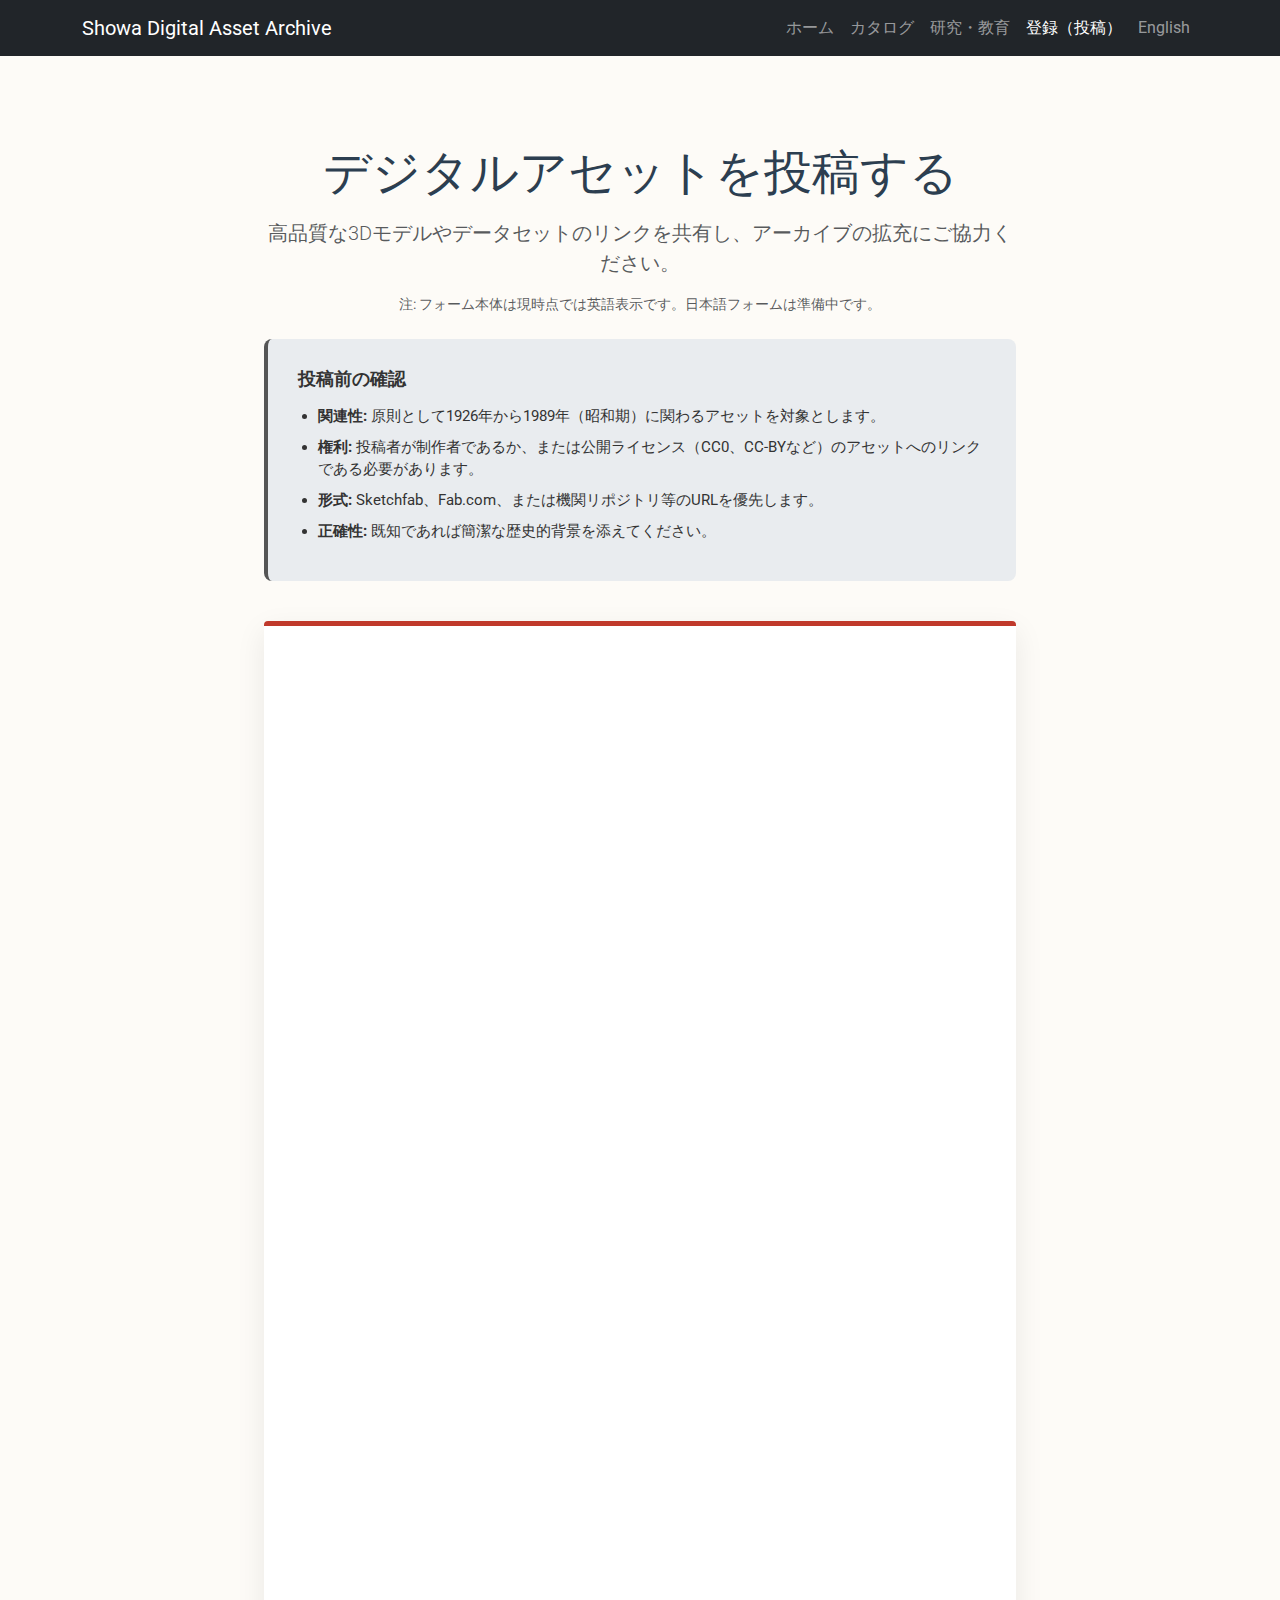
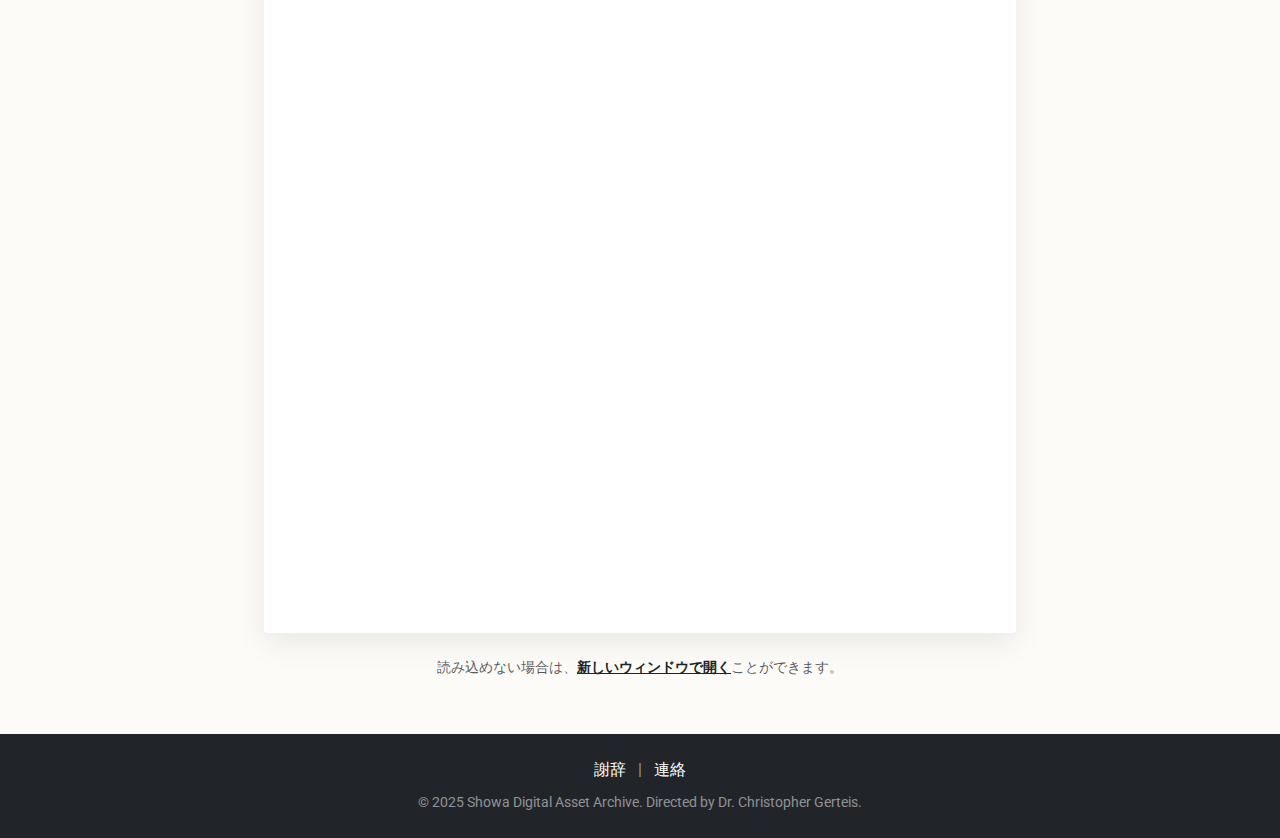
<file: ja/submit.html>
<!DOCTYPE html>
<html lang="ja">
<head>
    <meta charset="UTF-8">
    <meta name="viewport" content="width=device-width, initial-scale=1.0">
    <title>登録（投稿） | Showa Digital Archive</title>

    <link rel="alternate" hreflang="en" href="../submit.html">
    <link rel="alternate" hreflang="ja" href="submit.html">

    <link href="https://cdn.jsdelivr.net/npm/bootstrap@5.3.0/dist/css/bootstrap.min.css" rel="stylesheet">
    <link href="https://fonts.googleapis.com/css2?family=Merriweather:wght@300;700&family=Roboto:wght@300;400;700&display=swap" rel="stylesheet">

    <style>
        body {
            background-color: #fdfbf7;
            font-family: 'Roboto', sans-serif;
            color: #333;
        }
        h1, h2, h3 {
            font-family: 'Merriweather', serif;
            color: #2c3e50;
        }

        .form-section { padding: 40px 0; }
        .form-wrapper {
            background: white;
            border-radius: 4px;
            box-shadow: 0 10px 30px rgba(0,0,0,0.08);
            border-top: 5px solid #c0392b;
            min-height: 600px;
        }

        .guidelines-box {
            background-color: #e9ecef;
            padding: 30px;
            border-radius: 8px;
            margin-bottom: 40px;
            border-left: 4px solid #555;
        }
        .guidelines-box h4 { font-size: 1.1rem; font-weight: 700; margin-bottom: 15px; }
        .guidelines-box ul { padding-left: 20px; margin-bottom: 0; }
        .guidelines-box li { margin-bottom: 8px; font-size: 0.95rem; }
    </style>
</head>
<body>

    <nav class="navbar navbar-expand-lg navbar-dark bg-dark mb-5">
        <div class="container">
            <a class="navbar-brand" href="index.html">Showa Digital Asset Archive</a>
            <button class="navbar-toggler" type="button" data-bs-toggle="collapse" data-bs-target="#navbarNav">
                <span class="navbar-toggler-icon"></span>
            </button>
            <div class="collapse navbar-collapse" id="navbarNav">
                <ul class="navbar-nav ms-auto">
                    <li class="nav-item"><a class="nav-link" href="index.html">ホーム</a></li>
                    <li class="nav-item"><a class="nav-link" href="catalog.html">カタログ</a></li>
                    <li class="nav-item"><a class="nav-link" href="educators.html">研究・教育</a></li>
                    <li class="nav-item"><a class="nav-link active" href="submit.html">登録（投稿）</a></li>
                    <li class="nav-item"><a class="nav-link" href="../submit.html">English</a></li>
                </ul>
            </div>
        </div>
    </nav>

    <div class="container form-section">

        <div class="row justify-content-center mb-4">
            <div class="col-lg-8 text-center">
                <h1 class="display-5 mb-3">デジタルアセットを投稿する</h1>
                <p class="lead text-muted">高品質な3Dモデルやデータセットのリンクを共有し、アーカイブの拡充にご協力ください。</p>
                <p class="small text-muted mb-0">注: フォーム本体は現時点では英語表示です。日本語フォームは準備中です。</p>
            </div>
        </div>

        <div class="row justify-content-center">
            <div class="col-lg-8">

                <div class="guidelines-box">
                    <h4>投稿前の確認</h4>
                    <ul>
                        <li><strong>関連性:</strong> 原則として1926年から1989年（昭和期）に関わるアセットを対象とします。</li>
                        <li><strong>権利:</strong> 投稿者が制作者であるか、または公開ライセンス（CC0、CC-BYなど）のアセットへのリンクである必要があります。</li>
                        <li><strong>形式:</strong> Sketchfab、Fab.com、または機関リポジトリ等のURLを優先します。</li>
                        <li><strong>正確性:</strong> 既知であれば簡潔な歴史的背景を添えてください。</li>
                    </ul>
                </div>

                <div class="form-wrapper position-relative">
                    <div id="loader" class="text-center py-5" style="position: absolute; width: 100%; top: 50px; z-index: 0;">
                        <div class="spinner-border text-secondary" role="status"></div>
                        <p class="mt-2 text-muted">フォームを読み込み中…</p>
                    </div>

                    <iframe
                        src="https://docs.google.com/forms/d/e/1FAIpQLSdC5lMy9t_k0AQZm6wLjwNqNJAVKDYmIfLquZgZe88tfwiQ9Q/viewform?embedded=true"
                        width="100%"
                        height="1600"
                        frameborder="0"
                        marginheight="0"
                        marginwidth="0"
                        style="position: relative; z-index: 1; background: transparent;"
                        onload="document.getElementById('loader').style.display='none';">
                        Loading…
                    </iframe>
                </div>

                <p class="text-center mt-4 small text-muted">
                    読み込めない場合は、<a href="https://docs.google.com/forms/d/e/1FAIpQLSdC5lMy9t_k0AQZm6wLjwNqNJAVKDYmIfLquZgZe88tfwiQ9Q/viewform" target="_blank" class="text-dark fw-bold">新しいウィンドウで開く</a>ことができます。
                </p>

            </div>
        </div>
    </div>

    <footer class="bg-dark text-light py-4 mt-auto">
        <div class="container text-center">
            <div class="mb-2">
                <a href="acknowledgments.html" class="text-white text-decoration-none mx-2">謝辞</a>
                <span class="text-white-50">|</span>
                <a href="#" class="text-white text-decoration-none mx-2">連絡</a>
            </div>
            <small class="text-white-50">&copy; 2025 Showa Digital Asset Archive. Directed by Dr. Christopher Gerteis.</small>
        </div>
    </footer>

    <script src="https://cdn.jsdelivr.net/npm/bootstrap@5.3.0/dist/js/bootstrap.bundle.min.js"></script>
</body>
</html>
</file>
